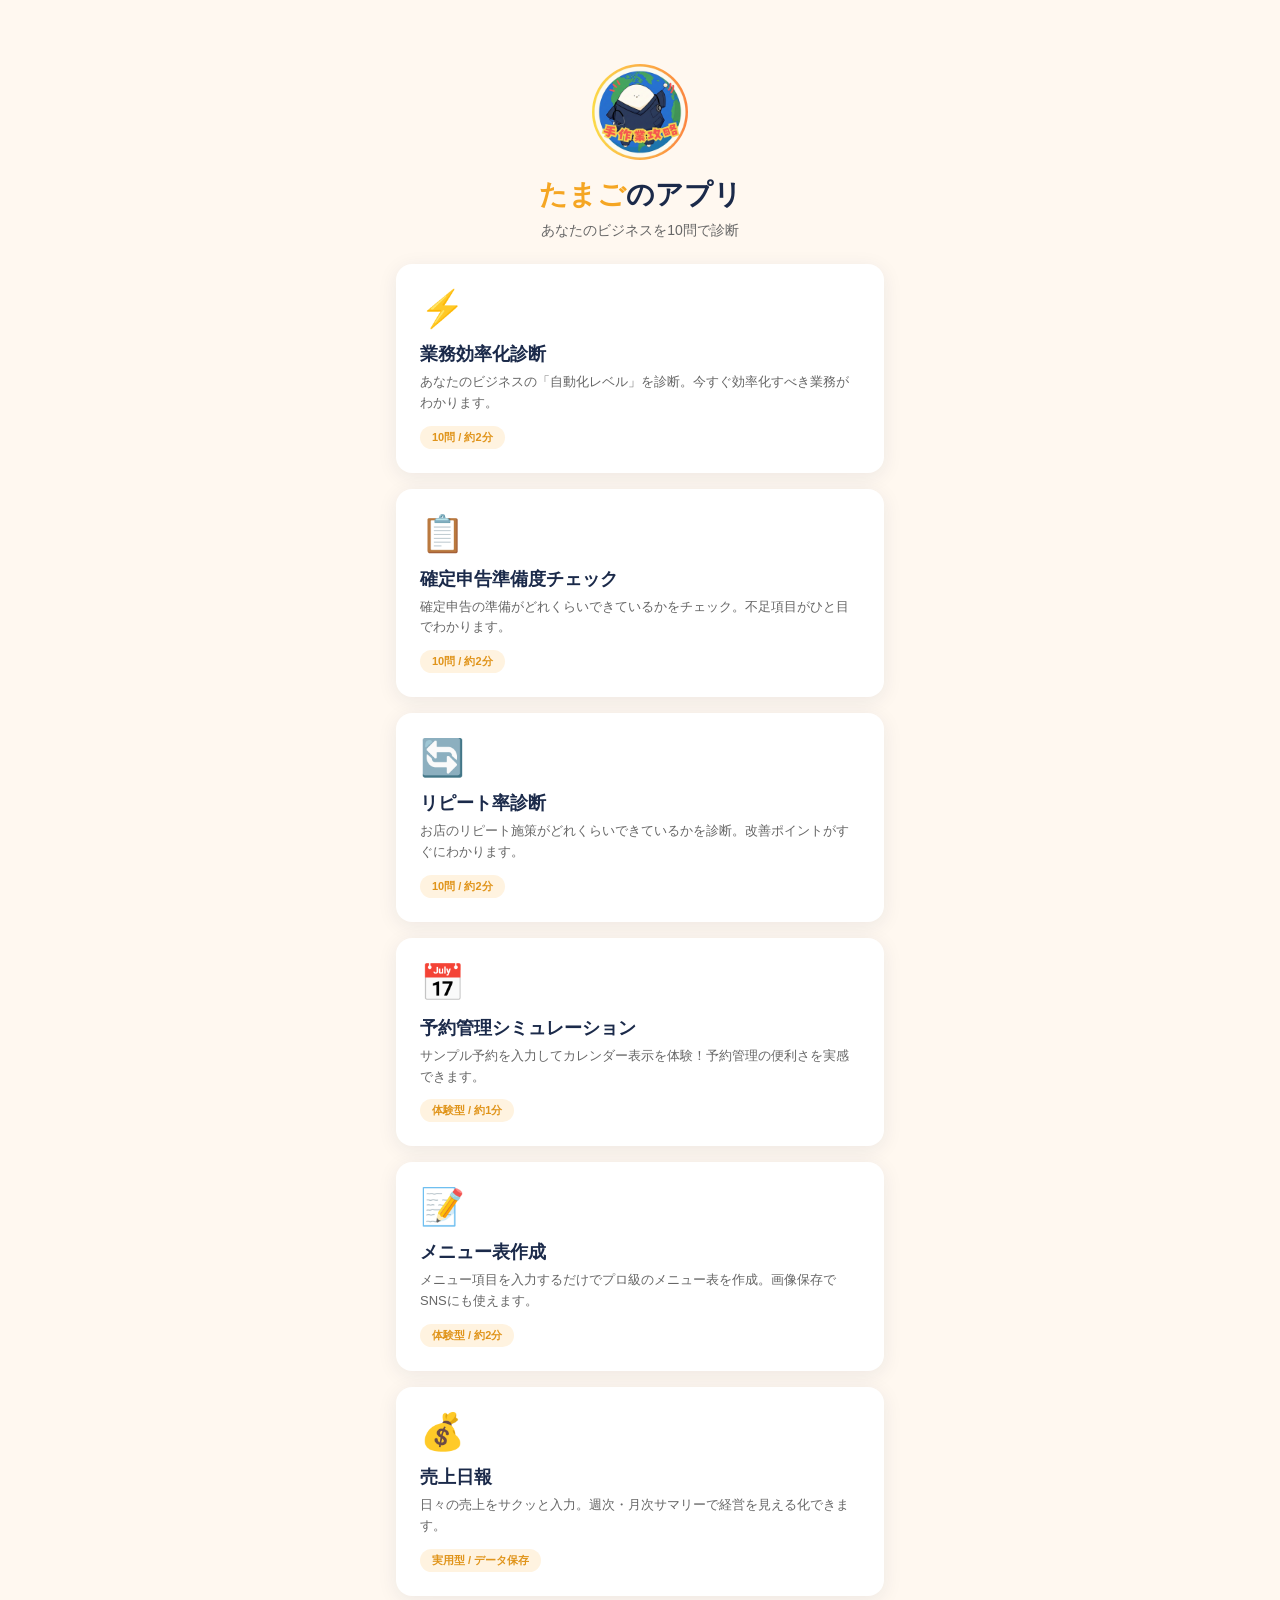
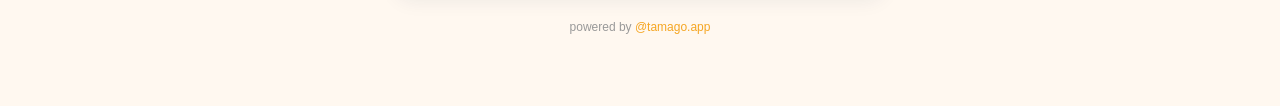
<file: index.html>
<!DOCTYPE html>
<html lang="ja">
<head>
  <meta charset="UTF-8">
  <meta name="viewport" content="width=device-width, initial-scale=1.0">
  <title>たまごのアプリ | ビジネス診断アプリ</title>
  <meta name="description" content="あなたのビジネスを10問で診断！無料の診断アプリをお試しください。">
  <meta property="og:title" content="たまごのアプリ | ビジネス診断アプリ">
  <meta property="og:description" content="あなたのビジネスを10問で診断！無料の診断アプリをお試しください。">
  <meta property="og:type" content="website">
  <link rel="stylesheet" href="style.css?v=4">
  <script src="https://static.line-scdn.net/liff/edge/2/sdk.js" charset="utf-8"></script>
</head>
<body>
  <div class="screen">
    <div class="container">
      <div class="top-hero">
        <img src="images/icon.png" alt="たまご" class="top-icon">
        <h1 class="top-logo"><span>たまご</span>のアプリ</h1>
        <p class="top-subtitle">あなたのビジネスを10問で診断</p>
      </div>

      <div id="app-cards" class="app-cards"></div>

      <div class="footer">
        <p>powered by <a href="https://www.instagram.com/tamago.app" target="_blank" rel="noopener">@tamago.app</a></p>
      </div>
    </div>
  </div>
  <script src="apps.js?v=4"></script>
  <script src="shared/liff.js?v=4"></script>
  <script>
    var GAS_API = "https://script.google.com/macros/s/AKfycbx6ybbTIA_BNu1c-7RwzAgI-dCtZ2Fv_I5jhgql_27oNYapDsaYDwgNbmfpa8fWZG_K/exec";

    ShindanLiff.init();

    function renderApps(apps) {
      var container = document.getElementById("app-cards");
      container.innerHTML = "";
      apps.forEach(function (app) {
        var card = document.createElement("a");
        card.href = app.path;
        card.className = "app-card";
        card.innerHTML =
          '<div class="app-card-icon">' + app.icon + '</div>' +
          '<h2 class="app-card-title">' + app.title + '</h2>' +
          '<p class="app-card-desc">' + app.desc + '</p>' +
          '<span class="app-card-tag">' + app.tag + '</span>';
        container.appendChild(card);
      });
    }

    // GASから取得 → 失敗時はapps.jsのローカルデータにフォールバック
    fetch(GAS_API)
      .then(function (res) { return res.json(); })
      .then(function (data) {
        if (data.ok && data.apps && data.apps.length > 0) {
          renderApps(data.apps);
        } else {
          fallbackToLocal();
        }
      })
      .catch(function () {
        fallbackToLocal();
      });

    function fallbackToLocal() {
      var now = new Date();
      var published = APP_LIST.filter(function (app) {
        return new Date(app.publishDate) <= now;
      });
      renderApps(published);
    }
  </script>
</body>
</html>
</file>
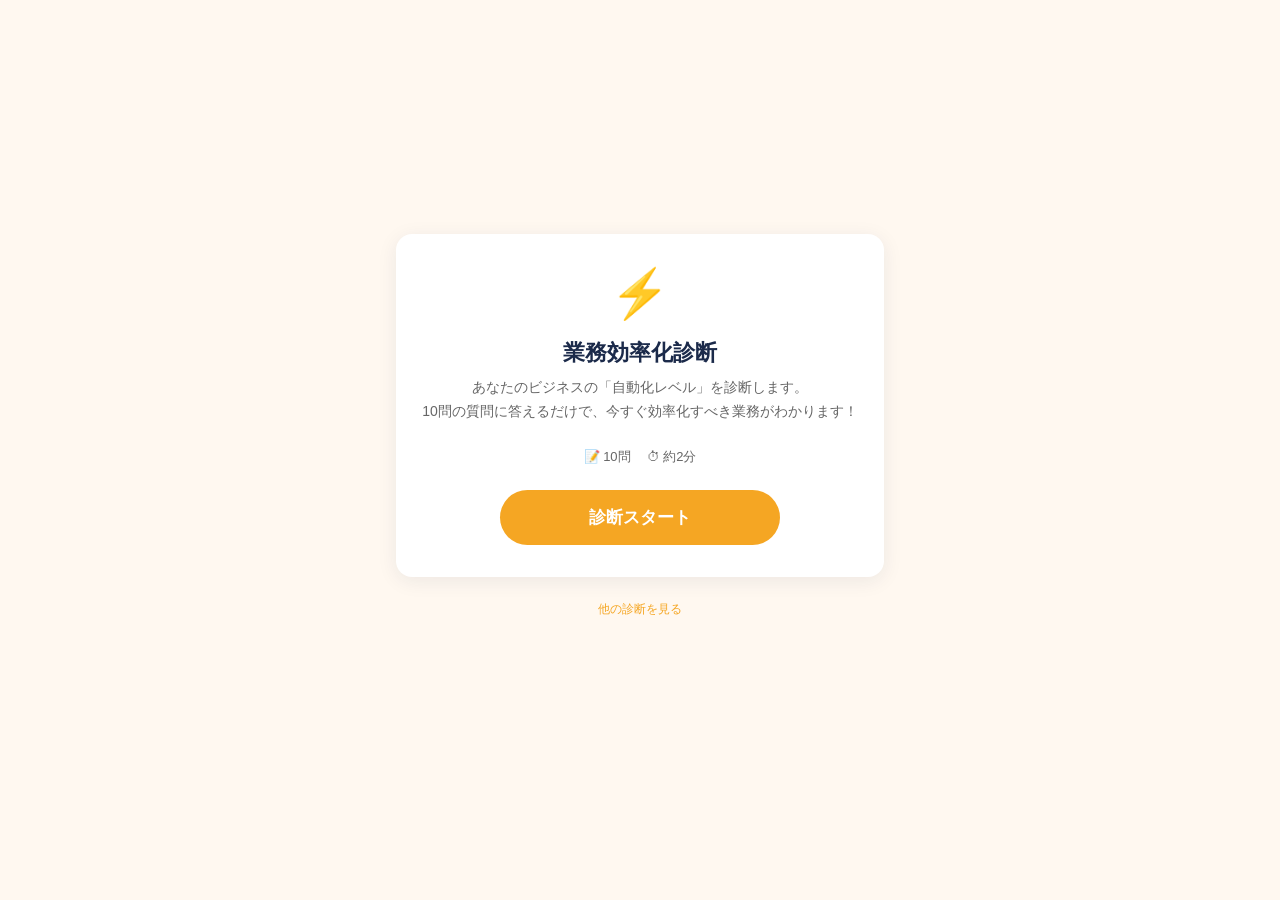
<file: apps/efficiency/index.html>
<!DOCTYPE html>
<html lang="ja">
<head>
  <meta charset="UTF-8">
  <meta name="viewport" content="width=device-width, initial-scale=1.0">
  <title>業務効率化診断 | たまごの診断</title>
  <meta name="description" content="あなたのビジネスの効率化レベルを10問で診断！自動化すべき業務がわかります。">
  <meta property="og:title" content="業務効率化診断 | たまごの診断">
  <meta property="og:description" content="あなたのビジネスの効率化レベルを10問で診断！">
  <meta property="og:type" content="website">
  <link rel="stylesheet" href="../../style.css?v=3">
</head>
<body>
  <!-- イントロ画面 -->
  <div id="intro-screen" class="screen">
    <div class="container">
      <div class="intro-card">
        <div class="intro-icon">⚡</div>
        <h1 class="intro-title">業務効率化診断</h1>
        <p class="intro-desc">あなたのビジネスの「自動化レベル」を診断します。<br>10問の質問に答えるだけで、今すぐ効率化すべき業務がわかります！</p>
        <div class="intro-meta">
          <span>📝 10問</span>
          <span>⏱ 約2分</span>
        </div>
        <button id="start-btn" class="btn btn-primary start-btn">診断スタート</button>
      </div>
      <div class="footer">
        <a href="../../">他の診断を見る</a>
      </div>
    </div>
  </div>

  <!-- クイズ画面 -->
  <div id="quiz-screen" class="screen hidden">
    <div class="container">
      <div class="quiz-header">
        <div class="progress-info">
          <span id="question-number">1</span> / <span id="total-questions">10</span>
        </div>
        <div class="progress-bar">
          <div id="progress-fill" class="progress-fill"></div>
        </div>
      </div>
      <div class="quiz-body">
        <span id="question-category" class="question-category"></span>
        <p id="question-text" class="question-text"></p>
        <div id="choices-container" class="choices-container"></div>
      </div>
    </div>
  </div>

  <!-- 結果画面 -->
  <div id="result-screen" class="screen hidden">
    <div class="container">
      <div class="result-card">
        <p class="result-label">あなたの効率化レベルは…</p>
        <h2 id="result-level" class="result-level"></h2>
        <div id="result-chart" class="result-chart">
          <div class="chart-inner">
            <span id="result-percent" class="result-percent">0%</span>
            <span id="result-score" class="result-score">0/30</span>
          </div>
        </div>
        <p id="result-message" class="result-message"></p>

        <div id="recommend-section" class="recommend-section">
          <h3 class="recommend-title">最初に自動化すべき業務 TOP3</h3>
          <div class="recommend-list"></div>
        </div>

        <div class="share-section">
          <p class="share-title">結果を保存</p>
          <div class="share-buttons">
            <button id="share-save" class="share-btn">
              <span class="share-btn-icon">📷</span>
              画像保存
            </button>
            <button id="share-copy" class="share-btn">
              <span class="share-btn-icon">🔗</span>
              URLコピー
            </button>
          </div>
        </div>

        <div class="cta-section">
          <img src="../../images/icon.png" alt="たまご" class="cta-icon">
          <p class="cta-text">業務効率化のヒントを発信中！</p>
          <a href="https://www.instagram.com/tamago.app" target="_blank" rel="noopener" class="cta-btn">@tamago.app をフォロー</a>
        </div>

        <div class="result-actions">
          <button id="retry-btn" class="btn btn-primary">もう一度診断する</button>
          <button id="back-top-btn" class="btn btn-secondary">他の診断を見る</button>
        </div>
      </div>
    </div>
  </div>

  <script src="data.js?v=4"></script>
  <script src="../../shared/engine.js?v=3"></script>
  <script src="../../shared/share.js?v=2"></script>
  <script src="../../shared/liff.js?v=2"></script>
  <script src="app.js?v=2"></script>
</body>
</html>
</file>
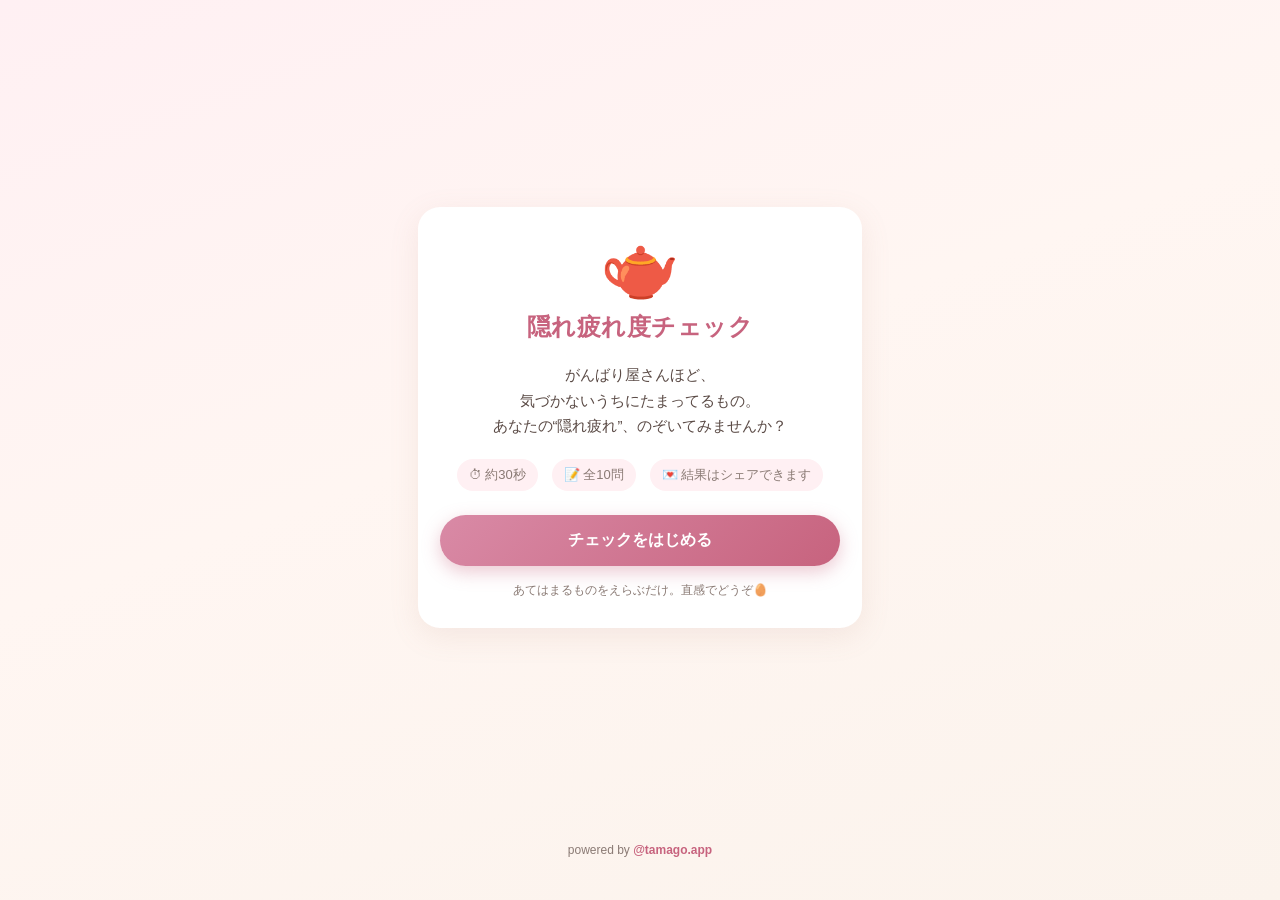
<file: apps/fatigue-check/index.html>
<!DOCTYPE html>
<html lang="ja">
<head>
  <meta charset="UTF-8">
  <meta name="viewport" content="width=device-width, initial-scale=1.0">
  <title>隠れ疲れ度チェック | たまごのアプリ</title>
  <meta name="description" content="10問でわかる、あなたの“隠れ疲れ度”。がんばり屋さんほど当たるかも。30秒で診断して、自分をねぎらおう。">
  <meta property="og:title" content="隠れ疲れ度チェック">
  <meta property="og:description" content="10問でわかる、あなたの“隠れ疲れ度”。がんばり屋さんほど当たるかも。">
  <meta property="og:type" content="website">
  <link rel="stylesheet" href="style.css">
</head>
<body>
  <div class="wrap">

    <!-- イントロ -->
    <section id="intro-screen" class="screen">
      <div class="card intro-card">
        <div class="intro-emoji">🫖</div>
        <h1 class="intro-title">隠れ疲れ度チェック</h1>
        <p class="intro-lead">がんばり屋さんほど、<br>気づかないうちにたまってるもの。<br>あなたの“隠れ疲れ”、のぞいてみませんか？</p>
        <ul class="intro-meta">
          <li>⏱ 約30秒</li>
          <li>📝 全10問</li>
          <li>💌 結果はシェアできます</li>
        </ul>
        <button id="start-btn" class="btn btn-primary">チェックをはじめる</button>
        <p class="intro-note">あてはまるものをえらぶだけ。直感でどうぞ🥚</p>
      </div>
    </section>

    <!-- クイズ -->
    <section id="quiz-screen" class="screen hidden">
      <div class="quiz-head">
        <div class="progress"><div id="progress-fill" class="progress-fill"></div></div>
        <p class="q-count">Q<span id="question-number">1</span> / <span id="total-questions">10</span></p>
      </div>
      <div class="card">
        <h2 id="question-text" class="question-text">　</h2>
        <div id="choices-container" class="choices"></div>
      </div>
    </section>

    <!-- 結果 -->
    <section id="result-screen" class="screen hidden">
      <div class="card result-card">
        <p class="result-label">あなたの隠れ疲れ度は…</p>
        <div id="result-ring" class="result-ring"><span id="result-percent" class="result-percent">0%</span></div>
        <div id="result-emoji" class="result-emoji">🌷</div>
        <h2 id="result-name" class="result-name">タイプ名</h2>
        <p id="result-comment" class="result-comment">コメント</p>
        <p id="result-tip" class="result-tip">今日のひとこと</p>

        <div class="share">
          <button id="share-save" class="btn btn-primary">📷 結果を画像で保存</button>
          <button id="share-copy" class="btn btn-ghost">🔗 リンクをコピー</button>
        </div>
        <button id="retry-btn" class="btn btn-text">もう一度チェックする</button>
        <p class="disclaimer">※遊びのチェックです。医学的な診断ではありません。つらいときは無理せず、まわりや専門の窓口に頼ってくださいね。</p>
      </div>

      <!-- 副CTA: 問い合わせ／リクエスト窓口 -->
      <div class="feedback">
        <p>「こんな診断・アプリほしい」のリクエスト、感想はこちらから気軽にどうぞ👇</p>
        <a href="https://tamagoojiji.github.io/tamago-tools/apps/feedback/" target="_blank" rel="noopener">リクエスト・感想を送る</a>
      </div>
    </section>

    <footer class="site-footer">
      powered by <a href="https://www.instagram.com/tamago.app" target="_blank" rel="noopener">@tamago.app</a>
    </footer>
  </div>

  <script src="data.js"></script>
  <script src="app.js"></script>
</body>
</html>
</file>
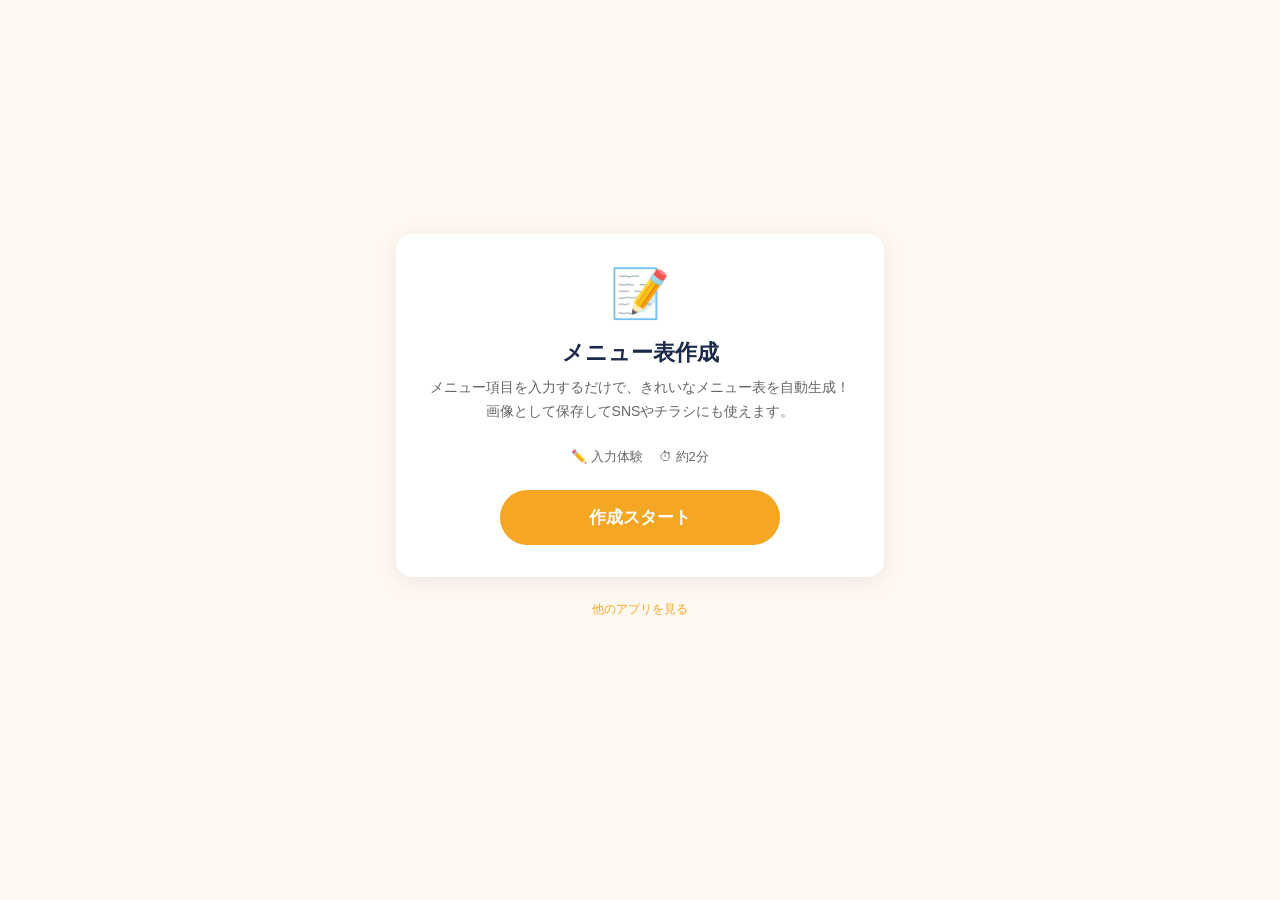
<file: apps/menu-creator/index.html>
<!DOCTYPE html>
<html lang="ja">
<head>
  <meta charset="UTF-8">
  <meta name="viewport" content="width=device-width, initial-scale=1.0">
  <title>メニュー表作成 | たまごのアプリ</title>
  <meta name="description" content="メニュー項目を入力するだけでプロ級のメニュー表を作成！画像保存もできます。">
  <meta property="og:title" content="メニュー表作成 | たまごのアプリ">
  <meta property="og:description" content="メニュー項目を入力するだけでプロ級のメニュー表を作成！">
  <meta property="og:type" content="website">
  <link rel="stylesheet" href="../../style.css?v=5">
</head>
<body>
  <!-- イントロ画面 -->
  <div id="intro-screen" data-screen class="screen">
    <div class="container">
      <div class="intro-card">
        <div class="intro-icon">📝</div>
        <h1 class="intro-title">メニュー表作成</h1>
        <p class="intro-desc">メニュー項目を入力するだけで、きれいなメニュー表を自動生成！<br>画像として保存してSNSやチラシにも使えます。</p>
        <div class="intro-meta">
          <span>✏️ 入力体験</span>
          <span>⏱ 約2分</span>
        </div>
        <button class="btn btn-primary start-btn" onclick="FormUtils.showScreen('input-screen')">作成スタート</button>
      </div>
      <div class="footer">
        <a href="../../">他のアプリを見る</a>
      </div>
    </div>
  </div>

  <!-- 入力画面 -->
  <div id="input-screen" data-screen class="screen hidden">
    <div class="container">
      <h2 class="section-title">メニュー表の情報</h2>

      <button class="sample-btn" onclick="MenuApp.loadSample()">📋 サンプルで試す</button>

      <!-- テーマ選択 -->
      <div class="intro-card" style="margin-bottom:12px;">
        <label class="form-label" style="text-align:center;margin-bottom:12px;font-size:14px;">🎨 テーマを選ぶ</label>
        <div class="theme-cards">
          <button class="theme-card active" data-theme="elegant" onclick="MenuApp.selectTheme('elegant')">
            <div class="theme-card-preview" style="background: linear-gradient(135deg, #1B2A4A 50%, #C9A84C 50%);"></div>
            <span class="theme-card-label">✨ エレガント</span>
          </button>
          <button class="theme-card" data-theme="natural" onclick="MenuApp.selectTheme('natural')">
            <div class="theme-card-preview" style="background: linear-gradient(135deg, #4A6741 50%, #8B7355 50%);"></div>
            <span class="theme-card-label">🌿 ナチュラル</span>
          </button>
          <button class="theme-card" data-theme="simple" onclick="MenuApp.selectTheme('simple')">
            <div class="theme-card-preview" style="background: linear-gradient(135deg, #222222 50%, #666666 50%);"></div>
            <span class="theme-card-label">▫️ シンプル</span>
          </button>
          <button class="theme-card" data-theme="pop" onclick="MenuApp.selectTheme('pop')">
            <div class="theme-card-preview" style="background: linear-gradient(135deg, #E75480 50%, #FFB6C1 50%);"></div>
            <span class="theme-card-label">🎀 ポップ</span>
          </button>
        </div>

        <label class="form-label" style="text-align:center;margin:16px 0 10px;font-size:14px;">🎨 カラーを選ぶ</label>
        <div id="color-swatches" class="color-swatches"></div>
      </div>

      <div class="intro-card" style="text-align:left;">
        <div class="form-group">
          <label class="form-label">店名</label>
          <input type="text" id="shop-name" class="form-input" placeholder="例：Hair Salon TAMAGO">
        </div>

        <div id="categories-area"></div>

        <button class="add-btn" onclick="MenuApp.addCategory()" style="margin-top:12px;">+ カテゴリを追加</button>

        <button class="btn btn-primary" style="width:100%;margin-top:20px;" onclick="MenuApp.preview()">プレビューを見る</button>
      </div>

      <div class="footer">
        <a href="../../">他のアプリを見る</a>
      </div>
    </div>
  </div>

  <!-- プレビュー画面 -->
  <div id="preview-screen" data-screen class="screen hidden">
    <div class="container">
      <div id="menu-preview-area" class="menu-preview"></div>

      <div class="share-section" style="margin-top:20px;">
        <p class="share-title">メニュー表を保存</p>
        <div class="share-buttons">
          <button id="save-image-btn" class="share-btn" onclick="MenuApp.saveImage()">
            <span class="share-btn-icon">📷</span>
            画像保存
          </button>
        </div>
      </div>

      <div class="cta-section" style="margin-top:24px;">
        <img src="../../images/icon.png" alt="たまご" class="cta-icon">
        <p class="cta-text">もっと便利なビジネスツールを配信中！</p>
        <a href="https://www.instagram.com/tamago.app" target="_blank" rel="noopener" class="cta-btn">@tamago.app をフォロー</a>
      </div>

      <div class="result-actions" style="margin-top:20px;">
        <button class="btn btn-primary" onclick="FormUtils.showScreen('input-screen')">編集に戻る</button>
        <button class="btn btn-secondary" onclick="location.href='../../'">他のアプリを見る</button>
      </div>
    </div>
  </div>

  <script src="../../shared/form-utils.js?v=5"></script>
  <script src="app.js?v=5"></script>
</body>
</html>
</file>
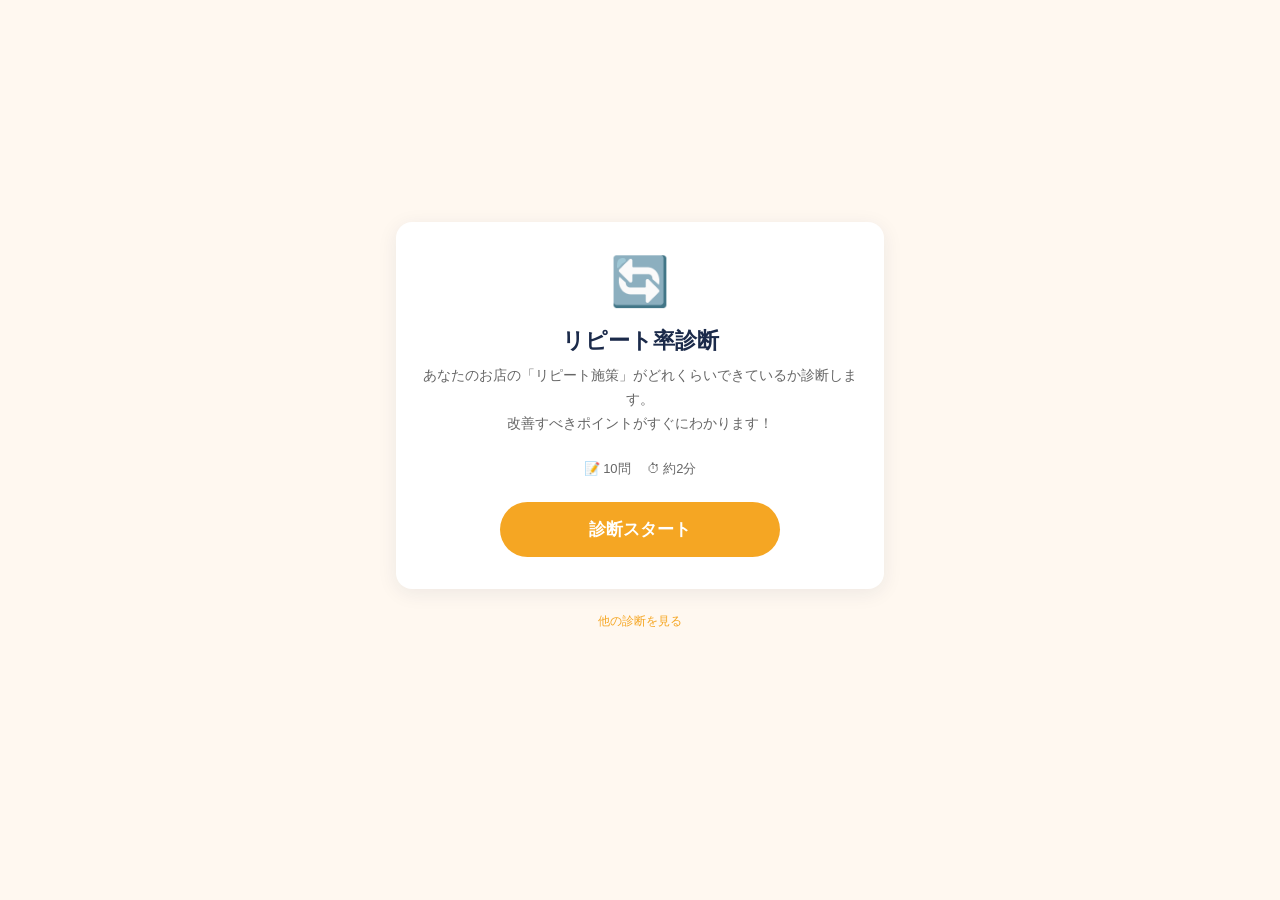
<file: apps/repeat-rate/index.html>
<!DOCTYPE html>
<html lang="ja">
<head>
  <meta charset="UTF-8">
  <meta name="viewport" content="width=device-width, initial-scale=1.0">
  <title>リピート率診断 | たまごの診断</title>
  <meta name="description" content="あなたのお店のリピート施策を10問で診断！改善ポイントがわかります。">
  <meta property="og:title" content="リピート率診断 | たまごの診断">
  <meta property="og:description" content="あなたのお店のリピート施策を10問で診断！">
  <meta property="og:type" content="website">
  <link rel="stylesheet" href="../../style.css?v=2">
</head>
<body>
  <!-- イントロ画面 -->
  <div id="intro-screen" class="screen">
    <div class="container">
      <div class="intro-card">
        <div class="intro-icon">🔄</div>
        <h1 class="intro-title">リピート率診断</h1>
        <p class="intro-desc">あなたのお店の「リピート施策」がどれくらいできているか診断します。<br>改善すべきポイントがすぐにわかります！</p>
        <div class="intro-meta">
          <span>📝 10問</span>
          <span>⏱ 約2分</span>
        </div>
        <button id="start-btn" class="btn btn-primary start-btn">診断スタート</button>
      </div>
      <div class="footer">
        <a href="../../">他の診断を見る</a>
      </div>
    </div>
  </div>

  <!-- クイズ画面 -->
  <div id="quiz-screen" class="screen hidden">
    <div class="container">
      <div class="quiz-header">
        <div class="progress-info">
          <span id="question-number">1</span> / <span id="total-questions">10</span>
        </div>
        <div class="progress-bar">
          <div id="progress-fill" class="progress-fill"></div>
        </div>
      </div>
      <div class="quiz-body">
        <span id="question-category" class="question-category"></span>
        <p id="question-text" class="question-text"></p>
        <div id="choices-container" class="choices-container"></div>
      </div>
    </div>
  </div>

  <!-- 結果画面 -->
  <div id="result-screen" class="screen hidden">
    <div class="container">
      <div class="result-card">
        <p class="result-label">あなたのリピート施策レベルは…</p>
        <h2 id="result-level" class="result-level"></h2>
        <div id="result-chart" class="result-chart">
          <div class="chart-inner">
            <span id="result-percent" class="result-percent">0%</span>
            <span id="result-score" class="result-score">0/30</span>
          </div>
        </div>
        <p id="result-message" class="result-message"></p>

        <div id="recommend-section" class="recommend-section">
          <h3 class="recommend-title">改善ポイント</h3>
          <div class="recommend-list"></div>
        </div>

        <div class="share-section">
          <p class="share-title">結果を保存</p>
          <div class="share-buttons">
            <button id="share-save" class="share-btn">
              <span class="share-btn-icon">📷</span>
              画像保存
            </button>
            <button id="share-copy" class="share-btn">
              <span class="share-btn-icon">🔗</span>
              URLコピー
            </button>
          </div>
        </div>

        <div class="cta-section">
          <img src="../../images/icon.png" alt="たまご" class="cta-icon">
          <p class="cta-text">リピート率UPのヒントを発信中！</p>
          <a href="https://www.instagram.com/tamago.app" target="_blank" rel="noopener" class="cta-btn">@tamago.app をフォロー</a>
        </div>

        <div class="result-actions">
          <button id="retry-btn" class="btn btn-primary">もう一度診断する</button>
          <button id="back-top-btn" class="btn btn-secondary">他の診断を見る</button>
        </div>
      </div>
    </div>
  </div>

  <script src="data.js?v=2"></script>
  <script src="../../shared/engine.js?v=2"></script>
  <script src="../../shared/share.js?v=2"></script>
  <script src="../../shared/liff.js?v=2"></script>
  <script src="app.js?v=2"></script>
</body>
</html>
</file>
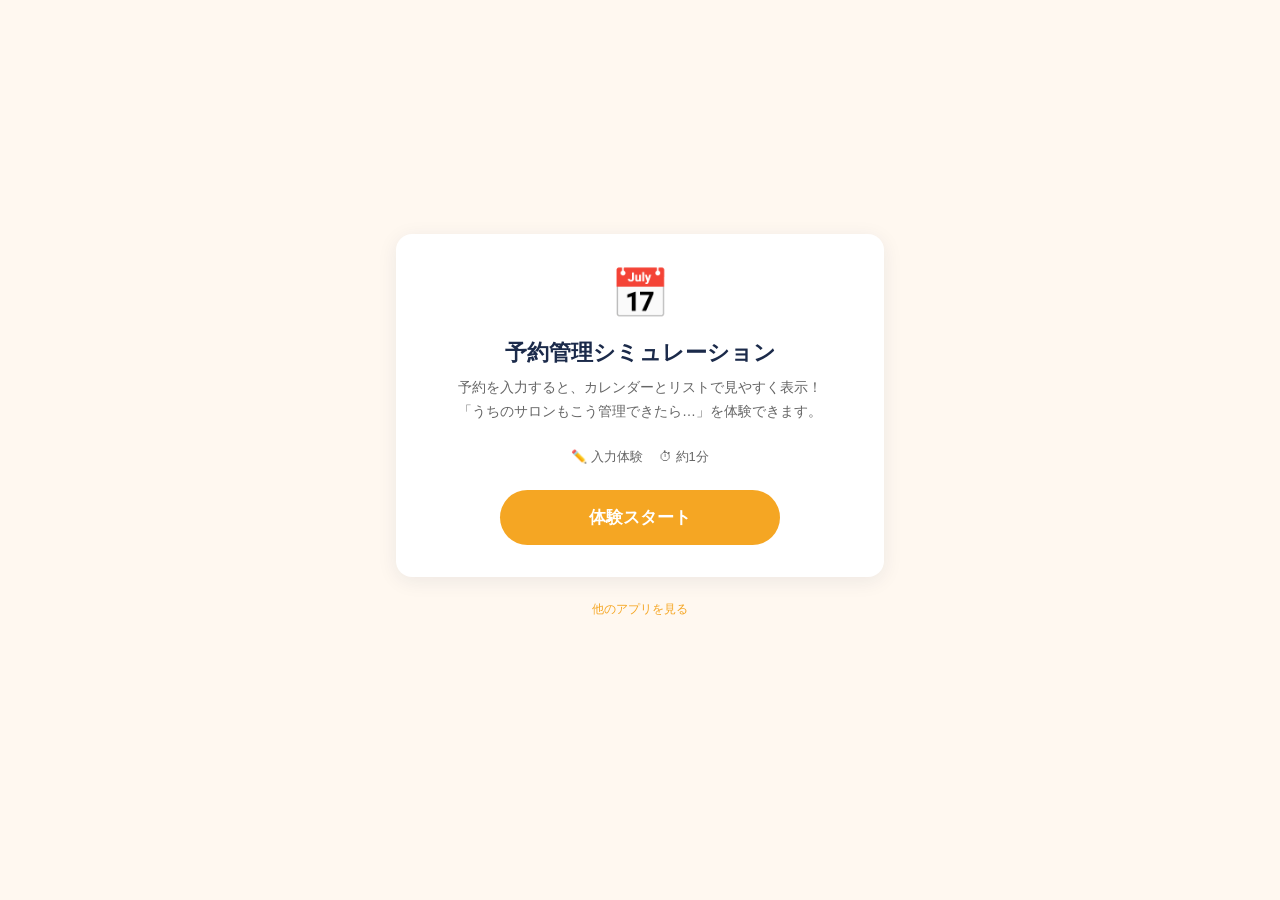
<file: apps/reservation-sim/index.html>
<!DOCTYPE html>
<html lang="ja">
<head>
  <meta charset="UTF-8">
  <meta name="viewport" content="width=device-width, initial-scale=1.0">
  <title>予約管理シミュレーション | たまごのアプリ</title>
  <meta name="description" content="サンプル予約を入力してカレンダー表示を体験！予約管理の便利さを実感できます。">
  <meta property="og:title" content="予約管理シミュレーション | たまごのアプリ">
  <meta property="og:description" content="サンプル予約を入力してカレンダー表示を体験！">
  <meta property="og:type" content="website">
  <link rel="stylesheet" href="../../style.css?v=4">
</head>
<body>
  <!-- イントロ画面 -->
  <div id="intro-screen" data-screen class="screen">
    <div class="container">
      <div class="intro-card">
        <div class="intro-icon">📅</div>
        <h1 class="intro-title">予約管理シミュレーション</h1>
        <p class="intro-desc">予約を入力すると、カレンダーとリストで見やすく表示！<br>「うちのサロンもこう管理できたら…」を体験できます。</p>
        <div class="intro-meta">
          <span>✏️ 入力体験</span>
          <span>⏱ 約1分</span>
        </div>
        <button id="start-btn" class="btn btn-primary start-btn" onclick="FormUtils.showScreen('input-screen')">体験スタート</button>
      </div>
      <div class="footer">
        <a href="../../">他のアプリを見る</a>
      </div>
    </div>
  </div>

  <!-- 入力画面 -->
  <div id="input-screen" data-screen class="screen hidden">
    <div class="container">
      <h2 class="section-title">予約を追加</h2>

      <button class="sample-btn" onclick="ReservationApp.loadSample()">📋 サンプルデータで試す</button>

      <div class="intro-card" style="text-align:left;">
        <div class="form-group">
          <label class="form-label">お客様名</label>
          <input type="text" id="res-name" class="form-input" placeholder="例：山田花子">
        </div>
        <div class="form-row">
          <div class="form-group">
            <label class="form-label">日付</label>
            <input type="date" id="res-date" class="form-input">
          </div>
          <div class="form-group">
            <label class="form-label">時間</label>
            <input type="time" id="res-time" class="form-input" value="10:00">
          </div>
        </div>
        <div class="form-group">
          <label class="form-label">メニュー</label>
          <select id="res-menu" class="form-input form-select">
            <option value="カット">カット</option>
            <option value="カット+カラー">カット+カラー</option>
            <option value="パーマ">パーマ</option>
            <option value="トリートメント">トリートメント</option>
            <option value="ヘッドスパ">ヘッドスパ</option>
            <option value="整体60分">整体60分</option>
            <option value="整体90分">整体90分</option>
            <option value="骨盤矯正">骨盤矯正</option>
          </select>
        </div>
        <button class="btn btn-primary" style="width:100%;" onclick="ReservationApp.addReservation()">予約を追加</button>
      </div>

      <div id="reservation-count" style="text-align:center;margin:16px 0;font-size:13px;color:var(--text-light);"></div>

      <div id="reservation-preview" class="reservation-list"></div>

      <button id="show-result-btn" class="btn btn-primary hidden" style="width:100%;margin-top:16px;" onclick="ReservationApp.showResult()">カレンダーで見る</button>

      <div class="footer">
        <a href="../../">他のアプリを見る</a>
      </div>
    </div>
  </div>

  <!-- 結果画面 -->
  <div id="result-screen" data-screen class="screen hidden">
    <div class="container">
      <div id="calendar-area" class="calendar"></div>

      <h3 class="section-title">予約リスト</h3>
      <div id="result-list" class="reservation-list"></div>

      <div class="cta-section" style="margin-top:24px;">
        <img src="../../images/icon.png" alt="たまご" class="cta-icon">
        <p class="cta-text">予約管理をもっとラクにしたい方へ<br>ビジネス効率化のヒントを発信中！</p>
        <a href="https://www.instagram.com/tamago.app" target="_blank" rel="noopener" class="cta-btn">@tamago.app をフォロー</a>
      </div>

      <div class="result-actions" style="margin-top:20px;">
        <button class="btn btn-primary" onclick="ReservationApp.reset()">もう一度試す</button>
        <button class="btn btn-secondary" onclick="location.href='../../'">他のアプリを見る</button>
      </div>
    </div>
  </div>

  <script src="../../shared/form-utils.js?v=4"></script>
  <script src="app.js?v=4"></script>
</body>
</html>
</file>
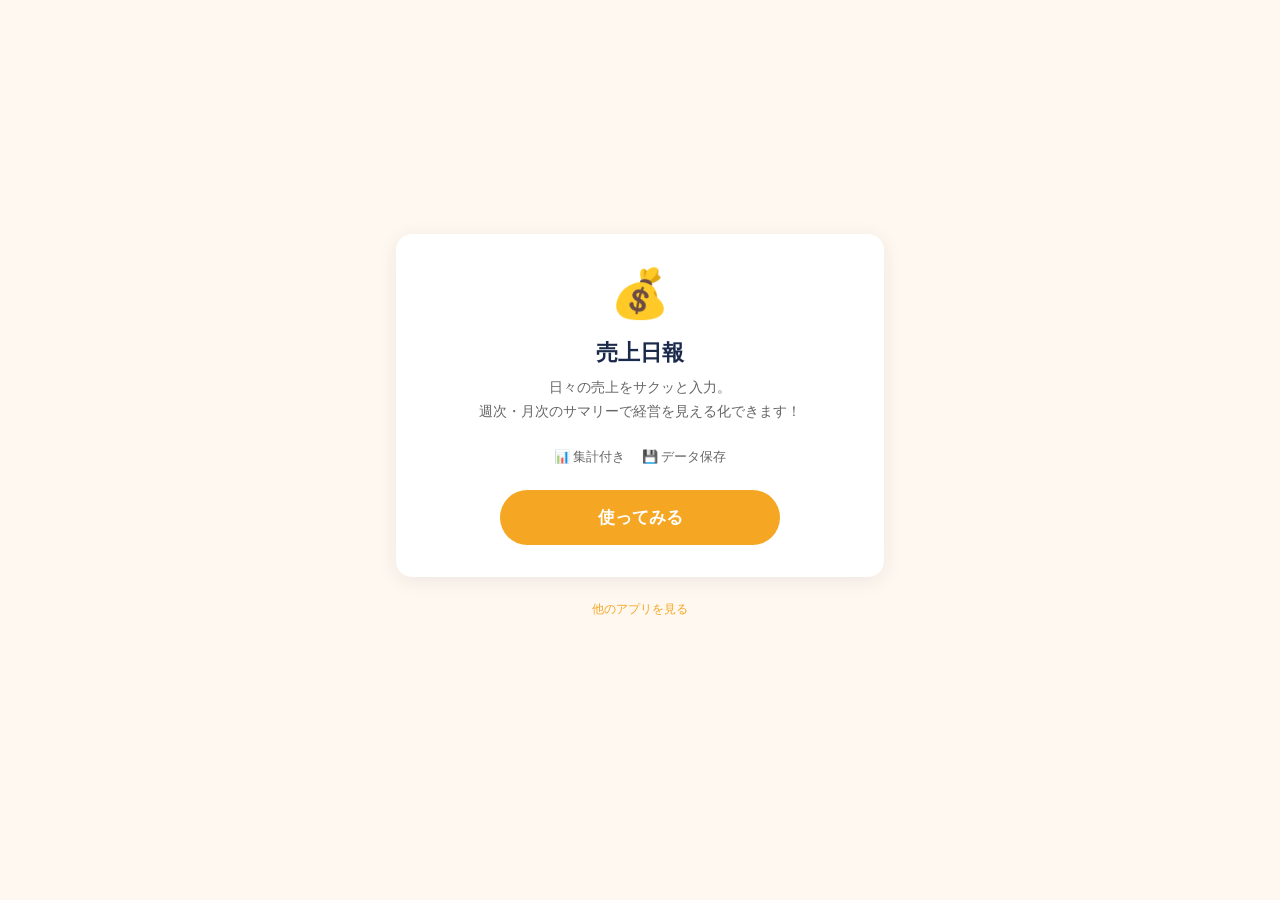
<file: apps/sales-report/index.html>
<!DOCTYPE html>
<html lang="ja">
<head>
  <meta charset="UTF-8">
  <meta name="viewport" content="width=device-width, initial-scale=1.0">
  <title>売上日報 | たまごのアプリ</title>
  <meta name="description" content="日々の売上を簡単入力。週次・月次サマリーで経営を見える化！">
  <meta property="og:title" content="売上日報 | たまごのアプリ">
  <meta property="og:description" content="日々の売上を簡単入力。週次・月次サマリーで経営を見える化！">
  <meta property="og:type" content="website">
  <link rel="stylesheet" href="../../style.css?v=4">
</head>
<body>
  <!-- イントロ画面 -->
  <div id="intro-screen" data-screen class="screen">
    <div class="container">
      <div class="intro-card">
        <div class="intro-icon">💰</div>
        <h1 class="intro-title">売上日報</h1>
        <p class="intro-desc">日々の売上をサクッと入力。<br>週次・月次のサマリーで経営を見える化できます！</p>
        <div class="intro-meta">
          <span>📊 集計付き</span>
          <span>💾 データ保存</span>
        </div>
        <button class="btn btn-primary start-btn" onclick="SalesApp.start()">使ってみる</button>
      </div>
      <div class="footer">
        <a href="../../">他のアプリを見る</a>
      </div>
    </div>
  </div>

  <!-- メイン画面 -->
  <div id="main-screen" data-screen class="screen hidden">
    <div class="container">
      <h2 style="font-size:18px;font-weight:800;color:var(--secondary);margin-bottom:12px;">💰 売上日報</h2>

      <!-- タブ -->
      <div class="tab-nav">
        <button class="tab-btn active" onclick="SalesApp.switchTab('input')">入力</button>
        <button class="tab-btn" onclick="SalesApp.switchTab('daily')">日次</button>
        <button class="tab-btn" onclick="SalesApp.switchTab('summary')">サマリー</button>
      </div>

      <!-- 入力タブ -->
      <div id="tab-input" class="tab-content active">
        <div class="intro-card" style="text-align:left;">
          <div class="form-group">
            <label class="form-label">日付</label>
            <input type="date" id="sale-date" class="form-input">
          </div>
          <div class="form-group">
            <label class="form-label">項目</label>
            <input type="text" id="sale-item" class="form-input" placeholder="例：カット+カラー">
          </div>
          <div class="form-row">
            <div class="form-group">
              <label class="form-label">金額</label>
              <input type="number" id="sale-amount" class="form-input" placeholder="例：8800">
            </div>
            <div class="form-group">
              <label class="form-label">支払方法</label>
              <select id="sale-payment" class="form-input form-select">
                <option value="現金">現金</option>
                <option value="カード">カード</option>
                <option value="電子マネー">電子マネー</option>
                <option value="QR決済">QR決済</option>
                <option value="その他">その他</option>
              </select>
            </div>
          </div>
          <button class="btn btn-primary" style="width:100%;" onclick="SalesApp.addSale()">売上を追加</button>
        </div>

        <h3 class="section-title">今日の売上</h3>
        <div id="today-sales"></div>
        <div id="today-total" style="text-align:center;margin-top:12px;"></div>
      </div>

      <!-- 日次タブ -->
      <div id="tab-daily" class="tab-content">
        <div id="daily-view"></div>
      </div>

      <!-- サマリータブ -->
      <div id="tab-summary" class="tab-content">
        <div id="summary-view"></div>
      </div>

      <div class="cta-section" style="margin-top:24px;">
        <img src="../../images/icon.png" alt="たまご" class="cta-icon">
        <p class="cta-text">経営をもっとラクにするヒントを発信中！</p>
        <a href="https://www.instagram.com/tamago.app" target="_blank" rel="noopener" class="cta-btn">@tamago.app をフォロー</a>
      </div>

      <div class="footer">
        <a href="../../">他のアプリを見る</a>
      </div>
    </div>
  </div>

  <script src="../../shared/form-utils.js?v=4"></script>
  <script src="app.js?v=4"></script>
</body>
</html>
</file>
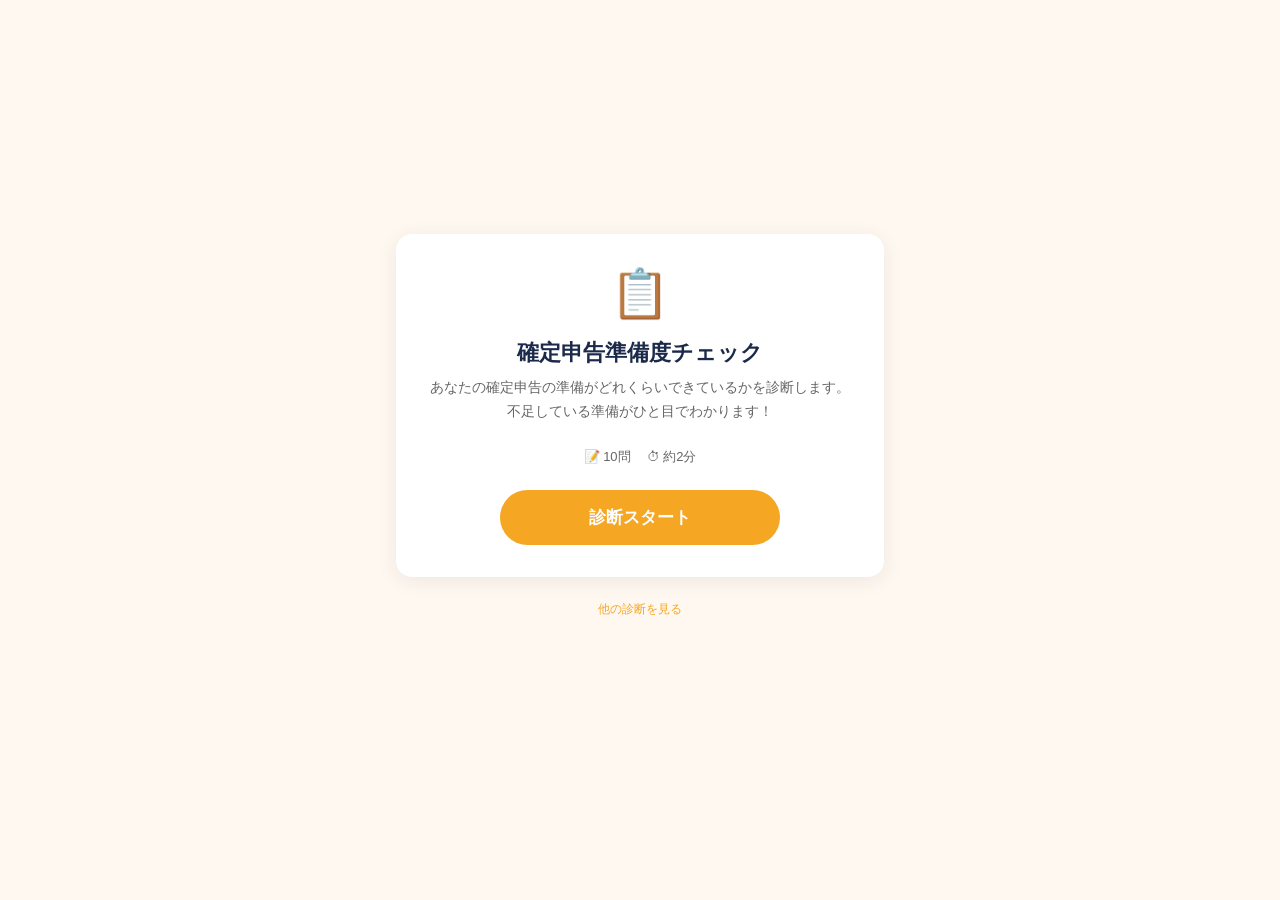
<file: apps/tax-prep/index.html>
<!DOCTYPE html>
<html lang="ja">
<head>
  <meta charset="UTF-8">
  <meta name="viewport" content="width=device-width, initial-scale=1.0">
  <title>確定申告準備度チェック | たまごの診断</title>
  <meta name="description" content="あなたの確定申告の準備度を10問でチェック！不足している準備がわかります。">
  <meta property="og:title" content="確定申告準備度チェック | たまごの診断">
  <meta property="og:description" content="あなたの確定申告の準備度を10問でチェック！">
  <meta property="og:type" content="website">
  <link rel="stylesheet" href="../../style.css?v=2">
</head>
<body>
  <!-- イントロ画面 -->
  <div id="intro-screen" class="screen">
    <div class="container">
      <div class="intro-card">
        <div class="intro-icon">📋</div>
        <h1 class="intro-title">確定申告準備度チェック</h1>
        <p class="intro-desc">あなたの確定申告の準備がどれくらいできているかを診断します。<br>不足している準備がひと目でわかります！</p>
        <div class="intro-meta">
          <span>📝 10問</span>
          <span>⏱ 約2分</span>
        </div>
        <button id="start-btn" class="btn btn-primary start-btn">診断スタート</button>
      </div>
      <div class="footer">
        <a href="../../">他の診断を見る</a>
      </div>
    </div>
  </div>

  <!-- クイズ画面 -->
  <div id="quiz-screen" class="screen hidden">
    <div class="container">
      <div class="quiz-header">
        <div class="progress-info">
          <span id="question-number">1</span> / <span id="total-questions">10</span>
        </div>
        <div class="progress-bar">
          <div id="progress-fill" class="progress-fill"></div>
        </div>
      </div>
      <div class="quiz-body">
        <span id="question-category" class="question-category"></span>
        <p id="question-text" class="question-text"></p>
        <div id="choices-container" class="choices-container"></div>
      </div>
    </div>
  </div>

  <!-- 結果画面 -->
  <div id="result-screen" class="screen hidden">
    <div class="container">
      <div class="result-card">
        <p class="result-label">あなたの準備度は…</p>
        <h2 id="result-level" class="result-level"></h2>
        <div id="result-chart" class="result-chart">
          <div class="chart-inner">
            <span id="result-percent" class="result-percent">0%</span>
            <span id="result-score" class="result-score">0/30</span>
          </div>
        </div>
        <p id="result-message" class="result-message"></p>

        <div id="recommend-section" class="recommend-section">
          <h3 class="recommend-title">不足している準備項目</h3>
          <div class="recommend-list"></div>
        </div>

        <div class="share-section">
          <p class="share-title">結果を保存</p>
          <div class="share-buttons">
            <button id="share-save" class="share-btn">
              <span class="share-btn-icon">📷</span>
              画像保存
            </button>
            <button id="share-copy" class="share-btn">
              <span class="share-btn-icon">🔗</span>
              URLコピー
            </button>
          </div>
        </div>

        <div class="cta-section">
          <img src="../../images/icon.png" alt="たまご" class="cta-icon">
          <p class="cta-text">確定申告の準備に役立つ情報を発信中！</p>
          <a href="https://www.instagram.com/tamago.app" target="_blank" rel="noopener" class="cta-btn">@tamago.app をフォロー</a>
        </div>

        <div class="result-actions">
          <button id="retry-btn" class="btn btn-primary">もう一度診断する</button>
          <button id="back-top-btn" class="btn btn-secondary">他の診断を見る</button>
        </div>
      </div>
    </div>
  </div>

  <script src="data.js?v=2"></script>
  <script src="../../shared/engine.js?v=2"></script>
  <script src="../../shared/share.js?v=2"></script>
  <script src="../../shared/liff.js?v=2"></script>
  <script src="app.js?v=2"></script>
</body>
</html>
</file>
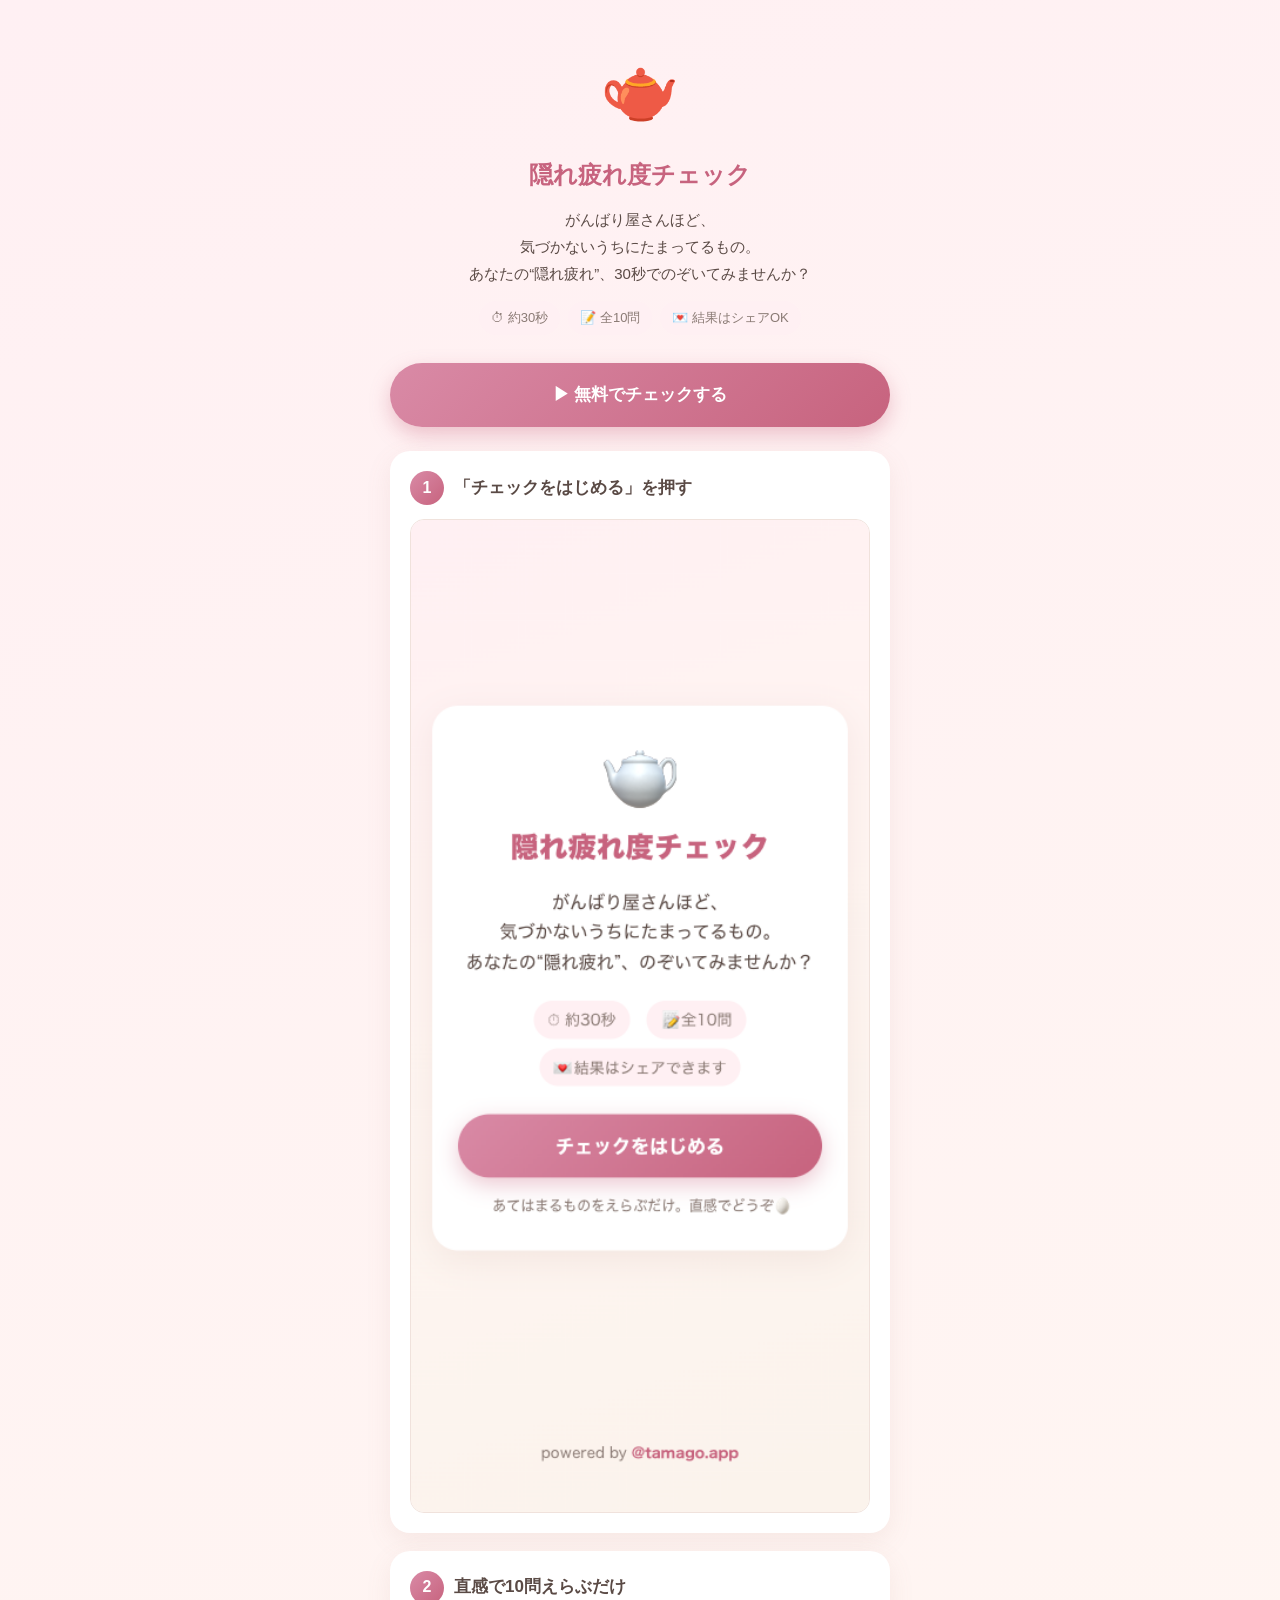
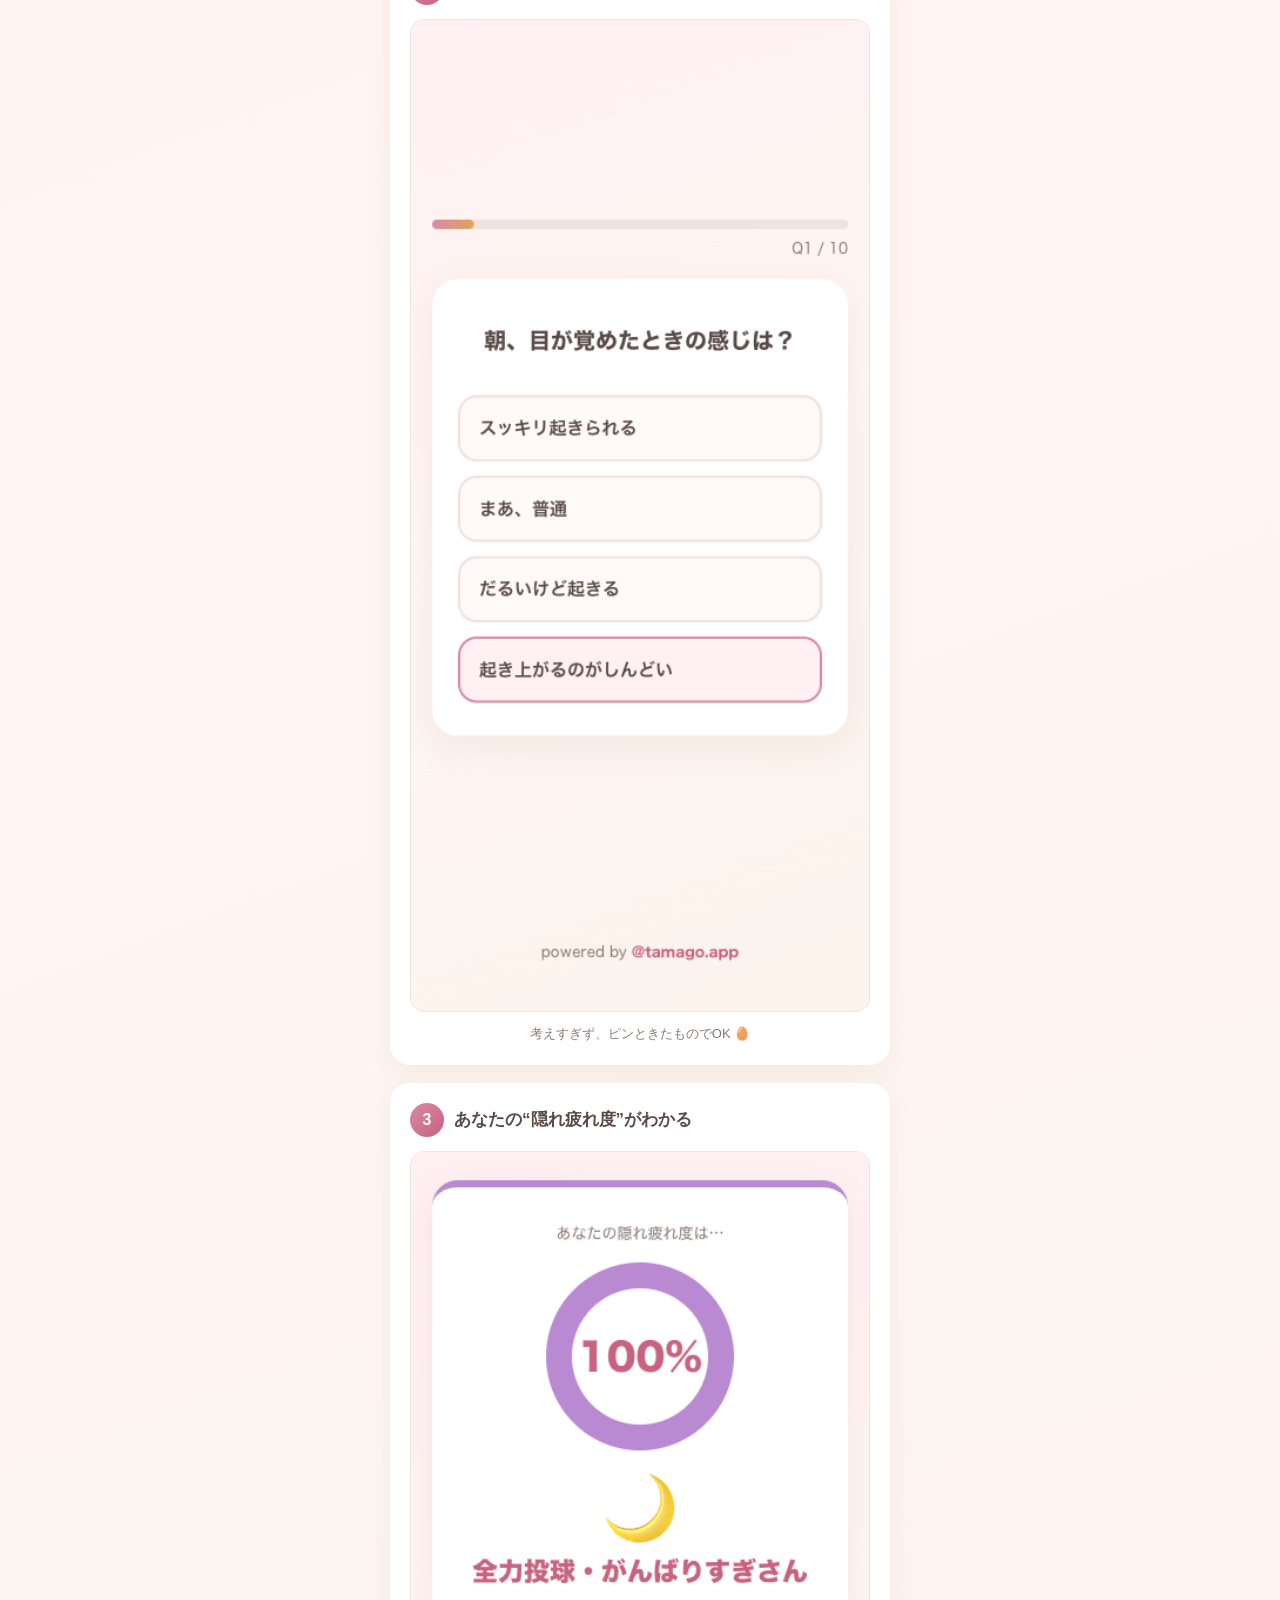
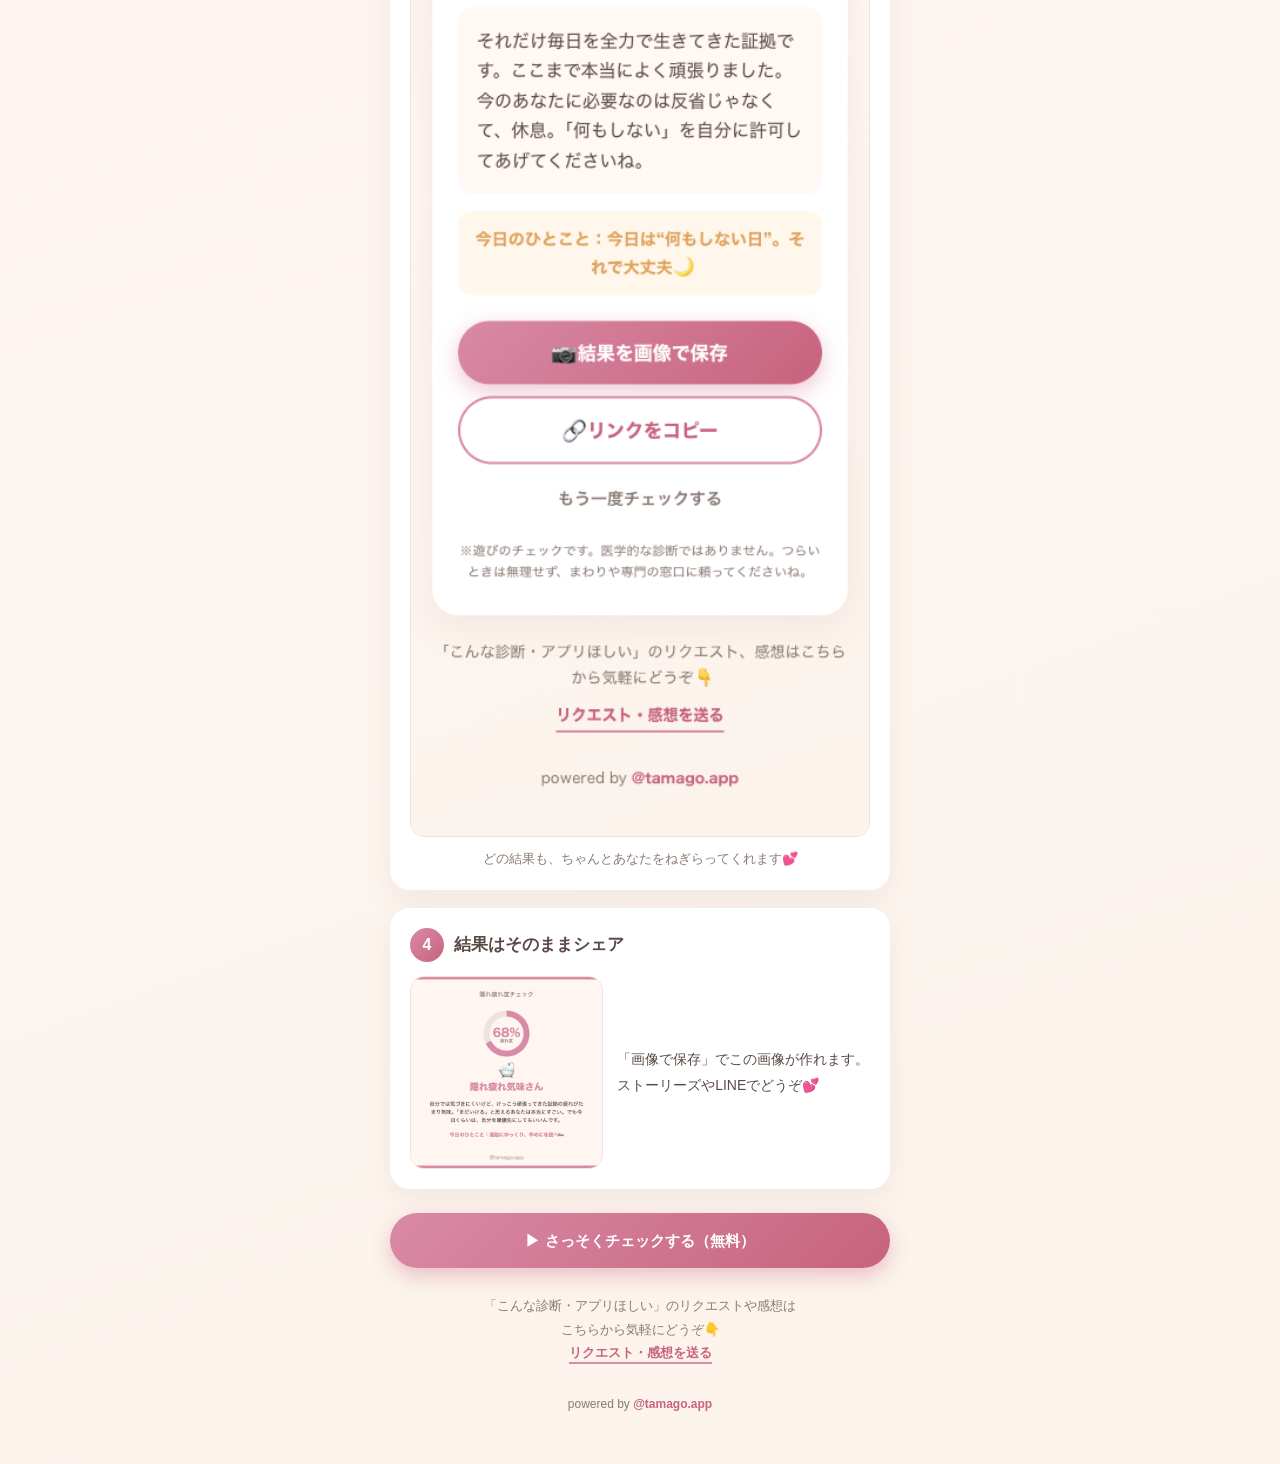
<file: apps/fatigue-check/guide/index.html>
<!DOCTYPE html>
<html lang="ja">
<head>
  <meta charset="UTF-8">
  <meta name="viewport" content="width=device-width, initial-scale=1.0">
  <title>つかいかた｜隠れ疲れ度チェック</title>
  <meta name="description" content="「隠れ疲れ度チェック」のつかいかた。30秒・10問で、あなたの隠れ疲れ度がわかります。">
  <style>
    :root{
      --bg:#FFF6F2; --card:#fff; --ink:#5A4A45; --soft:#8A7A74; --line:#F0E2DC;
      --rose:#D98AA6; --rose-deep:#C7637E; --gold:#E0A35E;
    }
    *{box-sizing:border-box;margin:0;padding:0}
    body{
      font-family:'Hiragino Sans','Hiragino Kaku Gothic ProN','Yu Gothic',sans-serif;
      background:linear-gradient(160deg,#FFF0F3 0%,#FFF6F2 45%,#FBF3EC 100%);
      color:var(--ink);line-height:1.8;-webkit-font-smoothing:antialiased;
    }
    .wrap{max-width:540px;margin:0 auto;padding:32px 20px 48px}

    .hero{text-align:center;margin-bottom:28px}
    .hero-emoji{font-size:64px}
    .hero h1{font-size:24px;font-weight:800;color:var(--rose-deep);margin:6px 0 10px}
    .hero p{font-size:15px;color:var(--ink)}
    .badges{display:flex;justify-content:center;flex-wrap:wrap;gap:8px;margin-top:14px}
    .badges span{background:#FFF0F3;color:var(--soft);font-size:13px;border-radius:999px;padding:5px 12px}

    .cta{
      display:block;text-align:center;text-decoration:none;
      background:linear-gradient(135deg,var(--rose),var(--rose-deep));color:#fff;
      font-weight:800;font-size:17px;border-radius:999px;padding:17px;
      box-shadow:0 8px 20px rgba(201,99,126,.35);margin:24px 0;
    }
    .cta.small{font-size:15px;padding:14px}

    .step{
      background:var(--card);border-radius:20px;padding:20px;margin-bottom:18px;
      box-shadow:0 8px 26px rgba(170,120,110,.10);
    }
    .step-head{display:flex;align-items:center;gap:10px;margin-bottom:14px}
    .step-no{
      flex:none;width:34px;height:34px;border-radius:50%;
      background:linear-gradient(135deg,var(--rose),var(--rose-deep));color:#fff;
      font-weight:800;display:flex;align-items:center;justify-content:center;font-size:16px;
    }
    .step-head h2{font-size:17px;font-weight:800}
    .step img{width:100%;border-radius:14px;border:1px solid var(--line);display:block}
    .cap{font-size:13px;color:var(--soft);margin-top:10px;text-align:center}

    .share-note{display:flex;gap:14px;align-items:center}
    .share-note img{width:42%}
    .share-note p{font-size:14px}

    .feedback{text-align:center;margin-top:26px;font-size:13px;color:var(--soft)}
    .feedback a{color:var(--rose-deep);font-weight:700;text-decoration:none;border-bottom:2px solid var(--rose);padding-bottom:2px}

    footer{text-align:center;font-size:12px;color:var(--soft);margin-top:30px}
    footer a{color:var(--rose-deep);text-decoration:none;font-weight:700}
  </style>
</head>
<body>
  <div class="wrap">

    <div class="hero">
      <div class="hero-emoji">🫖</div>
      <h1>隠れ疲れ度チェック</h1>
      <p>がんばり屋さんほど、<br>気づかないうちにたまってるもの。<br>あなたの“隠れ疲れ”、30秒でのぞいてみませんか？</p>
      <div class="badges"><span>⏱ 約30秒</span><span>📝 全10問</span><span>💌 結果はシェアOK</span></div>
    </div>

    <a class="cta" href="https://tamagoojiji.github.io/tamago-shindan/apps/fatigue-check/">▶ 無料でチェックする</a>

    <div class="step">
      <div class="step-head"><div class="step-no">1</div><h2>「チェックをはじめる」を押す</h2></div>
      <img src="img/fatigue-1-intro.png" alt="スタート画面">
    </div>

    <div class="step">
      <div class="step-head"><div class="step-no">2</div><h2>直感で10問えらぶだけ</h2></div>
      <img src="img/fatigue-2-quiz.png" alt="質問画面">
      <p class="cap">考えすぎず、ピンときたものでOK 🥚</p>
    </div>

    <div class="step">
      <div class="step-head"><div class="step-no">3</div><h2>あなたの“隠れ疲れ度”がわかる</h2></div>
      <img src="img/fatigue-3-result-high.png" alt="結果画面">
      <p class="cap">どの結果も、ちゃんとあなたをねぎらってくれます💕</p>
    </div>

    <div class="step">
      <div class="step-head"><div class="step-no">4</div><h2>結果はそのままシェア</h2></div>
      <div class="share-note">
        <img src="img/share-sample.png" alt="シェア画像の例">
        <p>「画像で保存」でこの画像が作れます。<br>ストーリーズやLINEでどうぞ💕</p>
      </div>
    </div>

    <a class="cta small" href="https://tamagoojiji.github.io/tamago-shindan/apps/fatigue-check/">▶ さっそくチェックする（無料）</a>

    <div class="feedback">
      <p>「こんな診断・アプリほしい」のリクエストや感想は<br>こちらから気軽にどうぞ👇</p>
      <a href="https://tamagoojiji.github.io/tamago-tools/apps/feedback/" target="_blank" rel="noopener">リクエスト・感想を送る</a>
    </div>

    <footer>powered by <a href="https://www.instagram.com/tamago.app" target="_blank" rel="noopener">@tamago.app</a></footer>
  </div>
</body>
</html>
</file>
<file: style.css>
/* === リセット・ベース === */
* {
  margin: 0;
  padding: 0;
  box-sizing: border-box;
}

:root {
  --primary: #F5A623;
  --primary-dark: #E0941A;
  --secondary: #1B2A4A;
  --bg: #FFF8F0;
  --success: #27AE60;
  --danger: #E74C3C;
  --text: #333;
  --text-light: #666;
  --border: #E8DDD2;
  --card-bg: #fff;
  --shadow: 0 4px 20px rgba(27, 42, 74, 0.08);
}

body {
  font-family: -apple-system, BlinkMacSystemFont, 'Hiragino Sans', 'Hiragino Kaku Gothic ProN', Meiryo, sans-serif;
  background: var(--bg);
  color: var(--text);
  min-height: 100vh;
}

.hidden {
  display: none !important;
}

/* === 共通レイアウト === */
.screen {
  min-height: 100vh;
  display: flex;
  align-items: center;
  justify-content: center;
  padding: 24px 0;
}

.container {
  width: 100%;
  max-width: 520px;
  margin: 0 auto;
  padding: 0 16px 24px;
}

/* === ボタン === */
.btn {
  display: inline-block;
  padding: 14px 32px;
  border: none;
  border-radius: 30px;
  font-size: 16px;
  font-weight: 700;
  cursor: pointer;
  transition: transform 0.15s, box-shadow 0.15s;
  text-align: center;
  text-decoration: none;
}

.btn:hover {
  transform: translateY(-2px);
  box-shadow: 0 4px 12px rgba(0, 0, 0, 0.15);
}

.btn:active {
  transform: scale(0.97);
}

.btn-primary {
  background: var(--primary);
  color: #fff;
}

.btn-primary:hover {
  background: var(--primary-dark);
}

.btn-secondary {
  background: #E8EDF2;
  color: #555;
}

.btn-outline {
  background: #fff;
  color: var(--primary);
  border: 2px solid var(--primary);
}

.btn-outline:hover {
  background: var(--primary);
  color: #fff;
}

/* === トップページ（選択画面） === */
.top-hero {
  text-align: center;
  padding: 40px 0 24px;
}

.top-icon {
  width: 96px;
  height: 96px;
  border-radius: 50%;
  object-fit: cover;
  margin-bottom: 12px;
}

.top-logo {
  font-size: 28px;
  font-weight: 800;
  color: var(--secondary);
  margin-bottom: 8px;
}

.top-logo span {
  color: var(--primary);
}

.top-subtitle {
  font-size: 14px;
  color: var(--text-light);
}

.app-cards {
  display: flex;
  flex-direction: column;
  gap: 16px;
}

.app-card {
  background: var(--card-bg);
  border-radius: 16px;
  padding: 24px;
  box-shadow: var(--shadow);
  text-decoration: none;
  color: inherit;
  transition: transform 0.2s, box-shadow 0.2s;
  display: block;
}

.app-card:hover {
  transform: translateY(-3px);
  box-shadow: 0 8px 28px rgba(27, 42, 74, 0.12);
}

.app-card-icon {
  font-size: 36px;
  margin-bottom: 12px;
}

.app-card-title {
  font-size: 18px;
  font-weight: 700;
  color: var(--secondary);
  margin-bottom: 6px;
}

.app-card-desc {
  font-size: 13px;
  color: var(--text-light);
  line-height: 1.6;
}

.app-card-tag {
  display: inline-block;
  margin-top: 12px;
  padding: 4px 12px;
  background: #FFF3E0;
  color: var(--primary-dark);
  font-size: 11px;
  font-weight: 700;
  border-radius: 20px;
}

/* === 診断アプリ共通: イントロ画面 === */
.intro-card {
  background: var(--card-bg);
  border-radius: 16px;
  padding: 32px 24px;
  text-align: center;
  box-shadow: var(--shadow);
}

.intro-icon {
  font-size: 48px;
  margin-bottom: 16px;
}

.intro-title {
  font-size: 22px;
  font-weight: 800;
  color: var(--secondary);
  margin-bottom: 8px;
}

.intro-desc {
  font-size: 14px;
  color: var(--text-light);
  line-height: 1.7;
  margin-bottom: 24px;
}

.intro-meta {
  display: flex;
  justify-content: center;
  gap: 16px;
  margin-bottom: 24px;
  font-size: 13px;
  color: var(--text-light);
}

.intro-meta span {
  display: flex;
  align-items: center;
  gap: 4px;
}

.start-btn {
  width: 100%;
  max-width: 280px;
  font-size: 17px;
  padding: 16px 32px;
}

/* === 診断アプリ共通: クイズ画面 === */
.quiz-header {
  padding: 16px 0;
}

.progress-info {
  text-align: center;
  font-size: 14px;
  font-weight: 700;
  color: var(--primary-dark);
  margin-bottom: 8px;
}

.progress-bar {
  width: 100%;
  height: 8px;
  background: var(--border);
  border-radius: 4px;
  overflow: hidden;
}

.progress-fill {
  height: 100%;
  background: linear-gradient(90deg, var(--primary), #FFD180);
  border-radius: 4px;
  transition: width 0.4s ease;
  width: 0%;
}

.quiz-body {
  background: var(--card-bg);
  border-radius: 16px;
  padding: 24px;
  box-shadow: var(--shadow);
  text-align: center;
}

.question-category {
  display: inline-block;
  background: var(--secondary);
  color: #fff;
  font-size: 11px;
  font-weight: 700;
  padding: 4px 14px;
  border-radius: 20px;
  margin-bottom: 16px;
}

.question-text {
  font-size: 17px;
  font-weight: 700;
  line-height: 1.6;
  margin-bottom: 24px;
  color: var(--text);
}

.choices-container {
  display: flex;
  flex-direction: column;
  gap: 10px;
}

.choice-btn {
  width: 100%;
  padding: 14px 20px;
  background: #FFF8F0;
  border: 2px solid var(--border);
  border-radius: 12px;
  font-size: 15px;
  font-weight: 600;
  color: #444;
  cursor: pointer;
  transition: all 0.2s;
  text-align: left;
}

@media (hover: hover) {
  .choice-btn:hover {
    border-color: var(--primary);
    background: #FFF3E0;
  }
}

.choice-btn.selected {
  border-color: var(--primary);
  background: var(--primary);
  color: #fff;
}

.choice-btn.disabled {
  pointer-events: none;
}

/* === 診断アプリ共通: 結果画面 === */
.result-card {
  background: var(--card-bg);
  border-radius: 16px;
  padding: 32px 24px;
  text-align: center;
  box-shadow: var(--shadow);
}

.result-label {
  font-size: 13px;
  color: var(--text-light);
  margin-bottom: 8px;
}

.result-title {
  font-size: 22px;
  font-weight: 800;
  color: var(--secondary);
  margin-bottom: 4px;
}

.result-level {
  font-size: 24px;
  font-weight: 800;
  color: var(--primary);
  margin-bottom: 20px;
}

/* 円グラフ */
.result-chart {
  width: 160px;
  height: 160px;
  border-radius: 50%;
  margin: 0 auto 16px;
  display: flex;
  align-items: center;
  justify-content: center;
  position: relative;
}

.chart-inner {
  width: 120px;
  height: 120px;
  border-radius: 50%;
  background: #fff;
  display: flex;
  flex-direction: column;
  align-items: center;
  justify-content: center;
  position: relative;
  z-index: 1;
}

.result-percent {
  font-size: 32px;
  font-weight: 800;
  color: var(--primary);
}

.result-score {
  font-size: 13px;
  color: #888;
}

.result-message {
  font-size: 15px;
  color: var(--text-light);
  line-height: 1.7;
  margin-bottom: 24px;
}

/* レコメンドセクション */
.recommend-section {
  margin-top: 24px;
  text-align: left;
}

.recommend-title {
  font-size: 16px;
  font-weight: 700;
  color: var(--secondary);
  margin-bottom: 12px;
  text-align: center;
}

.recommend-item {
  background: #FFF8F0;
  border: 1px solid var(--border);
  border-radius: 12px;
  padding: 16px;
  margin-bottom: 10px;
}

.recommend-item-header {
  display: flex;
  align-items: center;
  gap: 8px;
  margin-bottom: 6px;
}

.recommend-number {
  width: 24px;
  height: 24px;
  background: var(--primary);
  color: #fff;
  border-radius: 50%;
  display: flex;
  align-items: center;
  justify-content: center;
  font-size: 12px;
  font-weight: 700;
  flex-shrink: 0;
}

.recommend-category {
  font-size: 14px;
  font-weight: 700;
  color: var(--secondary);
}

.recommend-advice {
  font-size: 13px;
  color: var(--text-light);
  line-height: 1.6;
  margin-left: 32px;
}

.recommend-app-btn {
  display: inline-block;
  margin: 12px 0 2px 32px;
  background: var(--primary);
  color: #fff;
  padding: 9px 18px;
  border-radius: 20px;
  font-size: 13px;
  font-weight: 700;
  text-decoration: none;
  transition: transform 0.15s, background 0.15s;
}

.recommend-app-btn:hover {
  background: var(--primary-dark);
  transform: translateY(-2px);
}

/* === シェアセクション === */
.share-section {
  margin-top: 24px;
}

.share-title {
  font-size: 14px;
  font-weight: 700;
  color: var(--text-light);
  margin-bottom: 12px;
  text-align: center;
}

.share-buttons {
  display: flex;
  gap: 10px;
  justify-content: center;
}

.share-btn {
  flex: 1;
  max-width: 120px;
  padding: 12px 8px;
  border: 2px solid var(--border);
  border-radius: 12px;
  background: #fff;
  font-size: 12px;
  font-weight: 600;
  color: var(--text);
  cursor: pointer;
  transition: all 0.2s;
  text-align: center;
  display: flex;
  flex-direction: column;
  align-items: center;
  gap: 4px;
}

.share-btn:hover {
  border-color: var(--primary);
  background: #FFF3E0;
}

.share-btn-icon {
  font-size: 20px;
}

/* CTA */
.cta-section {
  margin-top: 24px;
  padding: 20px;
  background: linear-gradient(135deg, var(--primary), #FFB74D);
  border-radius: 16px;
  text-align: center;
  color: #fff;
}

.cta-icon {
  width: 72px;
  height: 72px;
  border-radius: 50%;
  object-fit: cover;
  margin-bottom: 12px;
  border: 3px solid rgba(255, 255, 255, 0.4);
}

.cta-text {
  font-size: 14px;
  font-weight: 700;
  margin-bottom: 12px;
  line-height: 1.6;
}

.cta-btn {
  display: inline-block;
  background: #fff;
  color: var(--primary-dark);
  padding: 10px 24px;
  border-radius: 30px;
  font-size: 14px;
  font-weight: 700;
  text-decoration: none;
  transition: transform 0.15s;
}

.cta-btn:hover {
  transform: translateY(-2px);
}

/* === アクションボタン === */
.result-actions {
  display: flex;
  flex-direction: column;
  gap: 10px;
  margin-top: 24px;
}

.result-actions .btn {
  width: 100%;
}

/* === フッター === */
.footer {
  text-align: center;
  padding: 24px 0;
  font-size: 12px;
  color: #999;
}

.footer a {
  color: var(--primary);
  text-decoration: none;
}

/* === コピー完了トースト === */
.toast {
  position: fixed;
  bottom: 24px;
  left: 50%;
  transform: translateX(-50%) translateY(100px);
  background: var(--secondary);
  color: #fff;
  padding: 12px 24px;
  border-radius: 30px;
  font-size: 14px;
  font-weight: 600;
  opacity: 0;
  transition: transform 0.3s ease, opacity 0.3s ease;
  z-index: 1000;
}

.toast.show {
  transform: translateX(-50%) translateY(0);
  opacity: 1;
}

/* === アニメーション === */
@keyframes fadeIn {
  from { opacity: 0; transform: translateY(10px); }
  to { opacity: 1; transform: translateY(0); }
}

.fade-in {
  animation: fadeIn 0.3s ease;
}

/* === フォーム系アプリ共通 === */
.form-group {
  margin-bottom: 16px;
  text-align: left;
}

.form-label {
  display: block;
  font-size: 13px;
  font-weight: 700;
  color: var(--secondary);
  margin-bottom: 6px;
}

.form-input,
.form-select {
  width: 100%;
  padding: 12px 14px;
  border: 2px solid var(--border);
  border-radius: 12px;
  font-size: 15px;
  font-family: inherit;
  background: #fff;
  color: var(--text);
  transition: border-color 0.2s;
  -webkit-appearance: none;
}

.form-input:focus,
.form-select:focus {
  outline: none;
  border-color: var(--primary);
}

.form-input.input-error {
  border-color: var(--danger);
}

.form-input::placeholder {
  color: #bbb;
}

.form-row {
  display: flex;
  gap: 10px;
}

.form-row .form-group {
  flex: 1;
}

.form-hint {
  font-size: 11px;
  color: #999;
  margin-top: 4px;
}

/* === データカード === */
.data-card {
  background: var(--card-bg);
  border-radius: 12px;
  padding: 14px 16px;
  box-shadow: 0 2px 8px rgba(0,0,0,0.06);
  margin-bottom: 10px;
  display: flex;
  align-items: center;
  gap: 12px;
}

.data-card-icon {
  width: 40px;
  height: 40px;
  border-radius: 10px;
  display: flex;
  align-items: center;
  justify-content: center;
  font-size: 18px;
  flex-shrink: 0;
}

.data-card-body {
  flex: 1;
  min-width: 0;
}

.data-card-title {
  font-size: 14px;
  font-weight: 700;
  color: var(--text);
}

.data-card-sub {
  font-size: 12px;
  color: var(--text-light);
  margin-top: 2px;
}

.data-card-right {
  text-align: right;
  flex-shrink: 0;
}

.data-card-amount {
  font-size: 16px;
  font-weight: 800;
  color: var(--secondary);
}

.data-card-delete {
  background: none;
  border: none;
  color: #ccc;
  font-size: 18px;
  cursor: pointer;
  padding: 4px;
}

.data-card-delete:hover {
  color: var(--danger);
}

/* === カレンダーグリッド === */
.calendar {
  background: var(--card-bg);
  border-radius: 16px;
  padding: 16px;
  box-shadow: var(--shadow);
  margin-bottom: 16px;
}

.calendar-header {
  display: flex;
  justify-content: space-between;
  align-items: center;
  margin-bottom: 12px;
}

.calendar-title {
  font-size: 16px;
  font-weight: 700;
  color: var(--secondary);
}

.calendar-nav {
  background: none;
  border: none;
  font-size: 18px;
  cursor: pointer;
  padding: 4px 8px;
  color: var(--text-light);
}

.calendar-weekdays {
  display: grid;
  grid-template-columns: repeat(7, 1fr);
  text-align: center;
  font-size: 11px;
  font-weight: 700;
  color: var(--text-light);
  margin-bottom: 4px;
}

.calendar-days {
  display: grid;
  grid-template-columns: repeat(7, 1fr);
  gap: 2px;
}

.calendar-day {
  aspect-ratio: 1;
  display: flex;
  align-items: center;
  justify-content: center;
  font-size: 13px;
  border-radius: 8px;
  position: relative;
}

.calendar-day.today {
  font-weight: 700;
  color: var(--primary);
}

.calendar-day.other-month {
  color: #ddd;
}

.calendar-day.has-event {
  background: #FFF3E0;
  font-weight: 700;
  color: var(--primary-dark);
  cursor: pointer;
}

.calendar-day.has-event::after {
  content: "";
  position: absolute;
  bottom: 3px;
  width: 4px;
  height: 4px;
  border-radius: 50%;
  background: var(--primary);
}

/* === タブナビゲーション === */
.tab-nav {
  display: flex;
  background: var(--card-bg);
  border-radius: 12px;
  padding: 4px;
  box-shadow: 0 2px 8px rgba(0,0,0,0.06);
  margin-bottom: 16px;
}

.tab-btn {
  flex: 1;
  padding: 10px 8px;
  border: none;
  background: none;
  font-size: 13px;
  font-weight: 600;
  color: var(--text-light);
  border-radius: 10px;
  cursor: pointer;
  transition: all 0.2s;
}

.tab-btn.active {
  background: var(--primary);
  color: #fff;
  font-weight: 700;
}

.tab-content {
  display: none;
}

.tab-content.active {
  display: block;
}

/* === 統計カード === */
.stat-row {
  display: flex;
  gap: 10px;
  margin-bottom: 16px;
}

.stat-card {
  flex: 1;
  background: var(--card-bg);
  border-radius: 12px;
  padding: 14px 12px;
  text-align: center;
  box-shadow: 0 2px 8px rgba(0,0,0,0.06);
}

.stat-label {
  font-size: 11px;
  color: var(--text-light);
  margin-bottom: 4px;
}

.stat-value {
  font-size: 22px;
  font-weight: 800;
  color: var(--secondary);
}

.stat-unit {
  font-size: 12px;
  font-weight: 400;
  color: var(--text-light);
}

/* === CSS棒グラフ === */
.bar-chart {
  margin: 16px 0;
}

.bar-row {
  display: flex;
  align-items: center;
  margin-bottom: 8px;
  gap: 8px;
}

.bar-label {
  width: 40px;
  font-size: 12px;
  color: var(--text-light);
  text-align: right;
  flex-shrink: 0;
}

.bar-track {
  flex: 1;
  height: 24px;
  background: #f0ebe4;
  border-radius: 6px;
  overflow: hidden;
}

.bar-fill {
  height: 100%;
  background: linear-gradient(90deg, var(--primary), #FFB74D);
  border-radius: 6px;
  transition: width 0.6s ease;
  min-width: 0;
}

.bar-value {
  width: 70px;
  font-size: 13px;
  font-weight: 700;
  color: var(--text);
  flex-shrink: 0;
}

/* === メニュー表プレビュー === */
.menu-preview {
  background: #fff;
  border-radius: 16px;
  padding: 32px 24px;
  box-shadow: var(--shadow);
  text-align: center;
}

.menu-preview-header {
  border-bottom: 2px solid var(--secondary);
  padding-bottom: 16px;
  margin-bottom: 24px;
}

.menu-preview-shop {
  font-size: 24px;
  font-weight: 800;
  color: var(--secondary);
  margin-bottom: 4px;
}

.menu-preview-subtitle {
  font-size: 13px;
  color: var(--text-light);
  letter-spacing: 2px;
}

.menu-category-section {
  margin-bottom: 20px;
  text-align: left;
}

.menu-category-title {
  font-size: 15px;
  font-weight: 700;
  color: var(--primary-dark);
  border-bottom: 1px solid var(--border);
  padding-bottom: 6px;
  margin-bottom: 10px;
}

.menu-item-row {
  display: flex;
  justify-content: space-between;
  align-items: baseline;
  padding: 6px 0;
  border-bottom: 1px dotted #e0d8cc;
}

.menu-item-name {
  font-size: 14px;
  font-weight: 600;
  color: var(--text);
}

.menu-item-desc {
  font-size: 11px;
  color: var(--text-light);
  margin-top: 2px;
}

.menu-item-price {
  font-size: 15px;
  font-weight: 700;
  color: var(--secondary);
  white-space: nowrap;
  margin-left: 12px;
}

/* === サンプルデータボタン === */
.sample-btn {
  display: inline-block;
  padding: 8px 16px;
  background: #E8EDF2;
  color: #555;
  border: none;
  border-radius: 20px;
  font-size: 12px;
  font-weight: 600;
  cursor: pointer;
  margin-bottom: 16px;
}

.sample-btn:hover {
  background: #dce3ea;
}

/* === 動的追加エリア === */
.dynamic-list {
  margin-bottom: 16px;
}

.add-btn {
  width: 100%;
  padding: 10px;
  border: 2px dashed var(--border);
  border-radius: 12px;
  background: none;
  font-size: 14px;
  color: var(--text-light);
  cursor: pointer;
  transition: all 0.2s;
}

.add-btn:hover {
  border-color: var(--primary);
  color: var(--primary);
}

/* === 空状態 === */
.empty-state {
  text-align: center;
  padding: 32px 16px;
  color: var(--text-light);
}

.empty-state-icon {
  font-size: 40px;
  margin-bottom: 8px;
}

.empty-state-text {
  font-size: 14px;
  line-height: 1.6;
}

/* === 予約リスト === */
.reservation-list {
  margin-top: 16px;
}

.reservation-item {
  background: var(--card-bg);
  border-radius: 12px;
  padding: 14px 16px;
  box-shadow: 0 2px 8px rgba(0,0,0,0.06);
  margin-bottom: 10px;
  border-left: 4px solid var(--primary);
}

.reservation-time {
  font-size: 13px;
  font-weight: 700;
  color: var(--primary-dark);
}

.reservation-name {
  font-size: 15px;
  font-weight: 700;
  color: var(--text);
  margin-top: 2px;
}

.reservation-menu {
  font-size: 12px;
  color: var(--text-light);
  margin-top: 2px;
}

/* === セクション区切り === */
.section-title {
  font-size: 15px;
  font-weight: 700;
  color: var(--secondary);
  margin: 20px 0 10px;
}

/* === テーマ・カラー選択 === */
.theme-cards {
  display: grid;
  grid-template-columns: 1fr 1fr;
  gap: 10px;
}

.theme-card {
  background: var(--card-bg);
  border: 2px solid var(--border);
  border-radius: 12px;
  padding: 10px;
  cursor: pointer;
  transition: all 0.2s;
  display: flex;
  flex-direction: column;
  align-items: center;
  gap: 8px;
}

.theme-card:hover {
  border-color: var(--primary);
}

.theme-card.active {
  border-color: var(--primary);
  box-shadow: 0 0 0 3px rgba(245, 166, 35, 0.25);
}

.theme-card-preview {
  width: 100%;
  height: 40px;
  border-radius: 8px;
}

.theme-card-label {
  font-size: 12px;
  font-weight: 700;
  color: var(--text);
}

.color-swatches {
  display: flex;
  justify-content: center;
  gap: 10px;
  flex-wrap: wrap;
}

.color-swatch {
  width: 40px;
  height: 40px;
  border-radius: 50%;
  border: 3px solid transparent;
  cursor: pointer;
  transition: all 0.2s;
  padding: 0;
}

.color-swatch:hover {
  transform: scale(1.1);
}

.color-swatch.active {
  border-color: var(--primary);
  box-shadow: 0 0 0 3px rgba(245, 166, 35, 0.3);
  transform: scale(1.1);
}

/* === レスポンシブ === */
@media (max-width: 480px) {
  .question-text {
    font-size: 15px;
  }

  .choice-btn {
    font-size: 14px;
    padding: 12px 16px;
  }

  .result-percent {
    font-size: 28px;
  }

  .top-logo {
    font-size: 24px;
  }

  .intro-title {
    font-size: 20px;
  }

  .stat-value {
    font-size: 18px;
  }

  .menu-preview {
    padding: 24px 16px;
  }

  .menu-preview-shop {
    font-size: 20px;
  }
}
</file>
<file: apps/fatigue-check/style.css>
:root {
  --bg: #FFF6F2;
  --card: #FFFFFF;
  --ink: #5A4A45;
  --ink-soft: #8A7A74;
  --rose: #D98AA6;
  --rose-deep: #C7637E;
  --gold: #E0A35E;
  --line: #F0E2DC;
  --shadow: 0 8px 30px rgba(170, 120, 110, 0.12);
}

* { box-sizing: border-box; margin: 0; padding: 0; }

body {
  font-family: 'Hiragino Sans', 'Hiragino Kaku Gothic ProN', 'Yu Gothic', sans-serif;
  background: linear-gradient(160deg, #FFF0F3 0%, #FFF6F2 45%, #FBF3EC 100%);
  color: var(--ink);
  line-height: 1.7;
  -webkit-font-smoothing: antialiased;
  min-height: 100vh;
}

.wrap {
  max-width: 480px;
  margin: 0 auto;
  padding: 24px 18px 40px;
  display: flex;
  flex-direction: column;
  min-height: 100vh;
}

.hidden { display: none !important; }

.screen { flex: 1; display: flex; flex-direction: column; justify-content: center; }

.card {
  background: var(--card);
  border-radius: 22px;
  padding: 28px 22px;
  box-shadow: var(--shadow);
}

/* === ボタン === */
.btn {
  display: block;
  width: 100%;
  border: none;
  border-radius: 999px;
  padding: 15px 18px;
  font-size: 16px;
  font-weight: 700;
  cursor: pointer;
  font-family: inherit;
  transition: transform .1s ease, box-shadow .2s ease, opacity .2s ease;
}
.btn:active { transform: scale(0.98); }
.btn-primary {
  background: linear-gradient(135deg, var(--rose) 0%, var(--rose-deep) 100%);
  color: #fff;
  box-shadow: 0 6px 18px rgba(201, 99, 126, 0.35);
}
.btn-ghost {
  background: #fff;
  color: var(--rose-deep);
  border: 2px solid var(--rose);
}
.btn-text {
  background: transparent;
  color: var(--ink-soft);
  font-weight: 600;
  font-size: 14px;
  padding: 12px;
}

/* === イントロ === */
.intro-card { text-align: center; }
.intro-emoji { font-size: 64px; line-height: 1; margin-bottom: 8px; }
.intro-title {
  font-size: 24px;
  font-weight: 800;
  color: var(--rose-deep);
  margin-bottom: 14px;
  letter-spacing: .02em;
}
.intro-lead { font-size: 15px; color: var(--ink); margin-bottom: 20px; }
.intro-meta {
  list-style: none;
  display: flex;
  flex-wrap: wrap;
  justify-content: center;
  gap: 8px 14px;
  font-size: 13px;
  color: var(--ink-soft);
  margin-bottom: 24px;
}
.intro-meta li {
  background: #FFF0F3;
  border-radius: 999px;
  padding: 5px 12px;
}
.intro-note { font-size: 12px; color: var(--ink-soft); margin-top: 14px; }

/* === クイズ === */
.quiz-head { margin-bottom: 16px; }
.progress {
  height: 8px;
  background: var(--line);
  border-radius: 999px;
  overflow: hidden;
}
.progress-fill {
  height: 100%;
  width: 10%;
  background: linear-gradient(90deg, var(--rose), var(--gold));
  border-radius: 999px;
  transition: width .3s ease;
}
.q-count { text-align: right; font-size: 12px; color: var(--ink-soft); margin-top: 6px; }
.question-text {
  font-size: 19px;
  font-weight: 700;
  text-align: center;
  margin-bottom: 22px;
  min-height: 2.6em;
  display: flex;
  align-items: center;
  justify-content: center;
}
.choices { display: flex; flex-direction: column; gap: 12px; }
.choice-btn {
  background: #FFFAF7;
  border: 2px solid var(--line);
  border-radius: 16px;
  padding: 15px 16px;
  font-size: 15px;
  font-weight: 600;
  color: var(--ink);
  cursor: pointer;
  text-align: left;
  font-family: inherit;
  transition: all .15s ease;
}
.choice-btn:hover { border-color: var(--rose); background: #FFF0F3; }
.choice-btn.selected {
  border-color: var(--rose-deep);
  background: linear-gradient(135deg, var(--rose) 0%, var(--rose-deep) 100%);
  color: #fff;
}
.choice-btn.disabled { pointer-events: none; opacity: .55; }
.choice-btn.selected.disabled { opacity: 1; }

/* === 結果 === */
.result-card {
  text-align: center;
  border-top: 6px solid var(--rose);
}
.result-label { font-size: 13px; color: var(--ink-soft); margin-bottom: 14px; }
.result-ring {
  width: 160px;
  height: 160px;
  border-radius: 50%;
  margin: 0 auto 16px;
  display: flex;
  align-items: center;
  justify-content: center;
  background: conic-gradient(var(--rose) 0deg, var(--line) 0deg);
}
.result-ring .result-percent {
  width: 116px;
  height: 116px;
  border-radius: 50%;
  background: var(--card);
  display: flex;
  align-items: center;
  justify-content: center;
  font-size: 32px;
  font-weight: 800;
  color: var(--rose-deep);
}
.result-emoji { font-size: 60px; line-height: 1.1; margin: 2px 0; }
.result-name {
  font-size: 22px;
  font-weight: 800;
  color: var(--rose-deep);
  margin-bottom: 12px;
}
.result-comment {
  font-size: 15px;
  text-align: left;
  background: #FFF8F4;
  border-radius: 14px;
  padding: 16px;
  margin-bottom: 14px;
}
.result-tip {
  font-size: 14px;
  font-weight: 700;
  color: var(--gold);
  background: #FFF7EC;
  border-radius: 12px;
  padding: 12px;
  margin-bottom: 22px;
}
.share { display: flex; flex-direction: column; gap: 10px; margin-bottom: 6px; }
.disclaimer {
  font-size: 11px;
  color: var(--ink-soft);
  line-height: 1.6;
  margin-top: 14px;
}

/* === 副CTA === */
.feedback {
  text-align: center;
  margin-top: 20px;
  font-size: 13px;
  color: var(--ink-soft);
}
.feedback p { margin-bottom: 10px; }
.feedback a {
  display: inline-block;
  color: var(--rose-deep);
  font-weight: 700;
  text-decoration: none;
  border-bottom: 2px solid var(--rose);
  padding-bottom: 2px;
}

/* === フッター === */
.site-footer {
  text-align: center;
  font-size: 12px;
  color: var(--ink-soft);
  margin-top: 28px;
}
.site-footer a { color: var(--rose-deep); text-decoration: none; font-weight: 700; }

/* === トースト === */
.toast {
  position: fixed;
  left: 50%;
  bottom: 36px;
  transform: translateX(-50%) translateY(20px);
  background: rgba(90, 74, 69, 0.95);
  color: #fff;
  padding: 12px 22px;
  border-radius: 999px;
  font-size: 14px;
  font-weight: 600;
  opacity: 0;
  transition: opacity .3s ease, transform .3s ease;
  z-index: 100;
}
.toast.show { opacity: 1; transform: translateX(-50%) translateY(0); }
</file>
